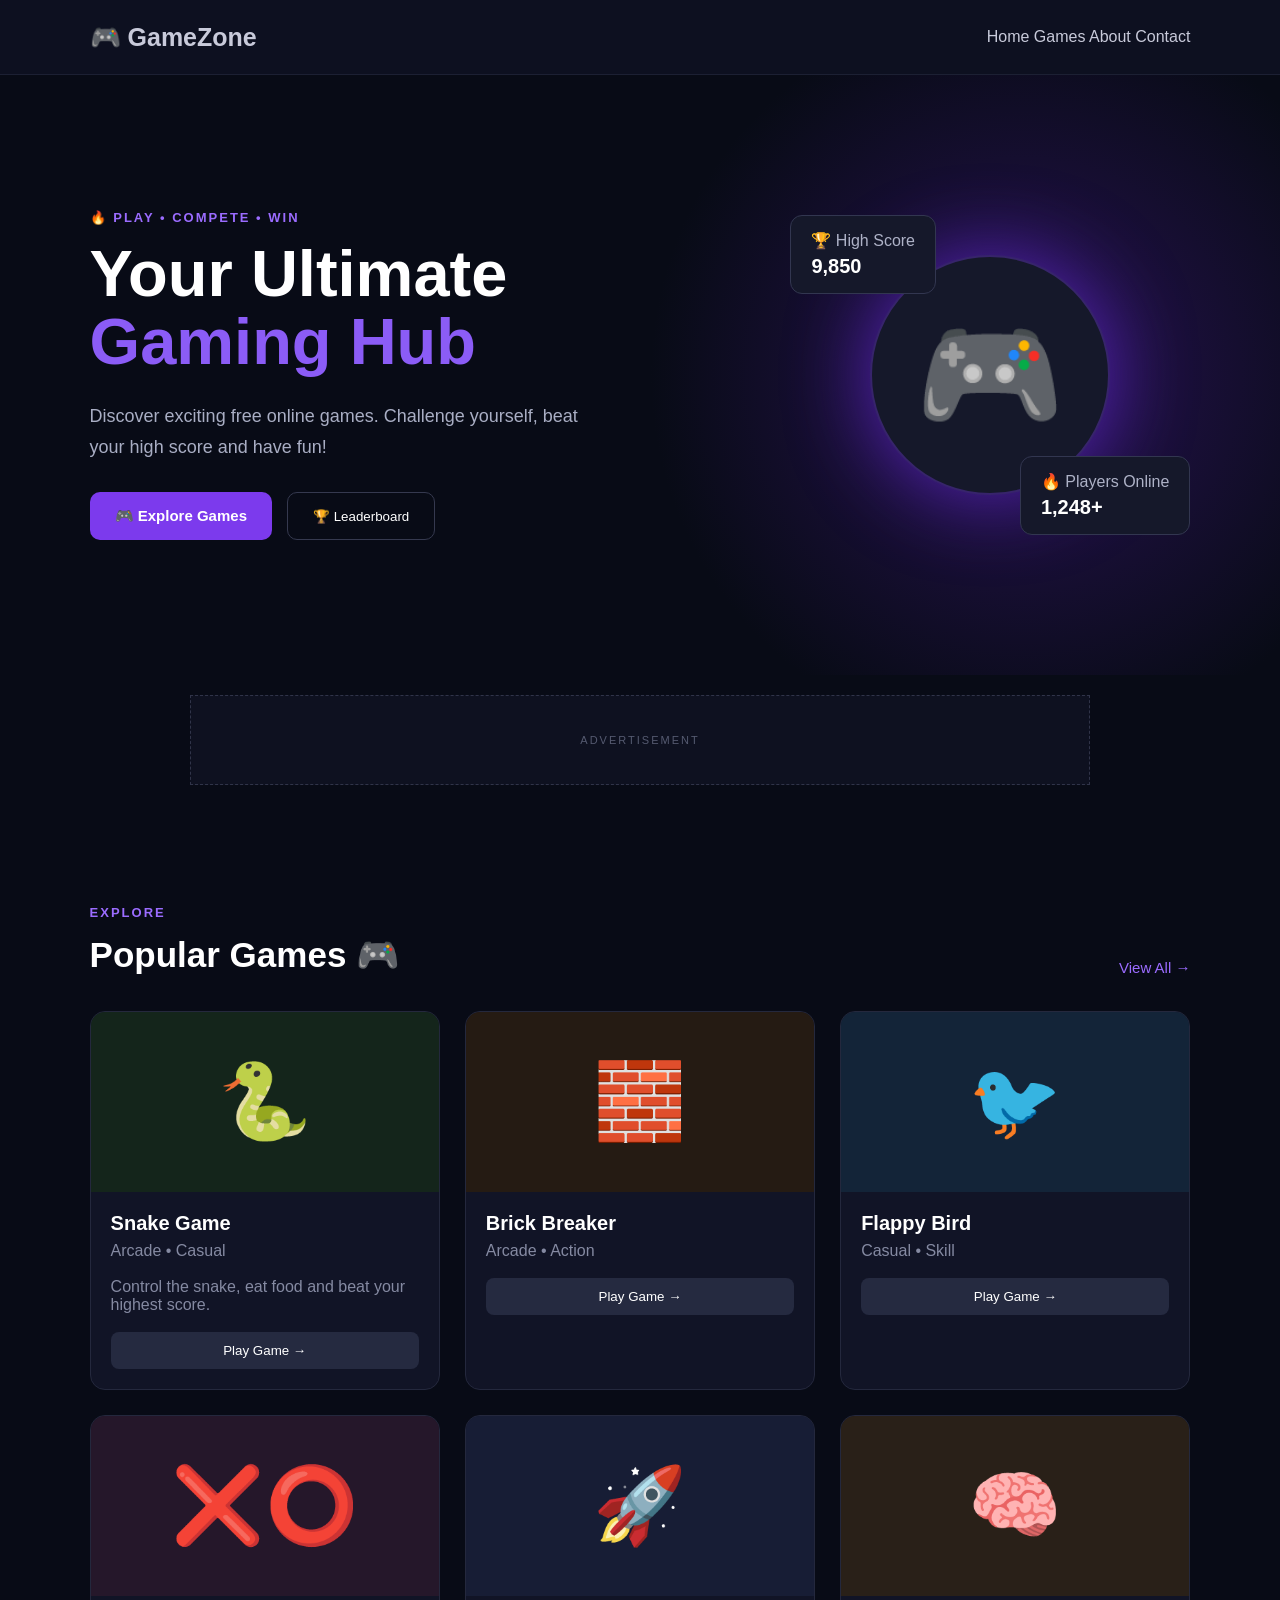
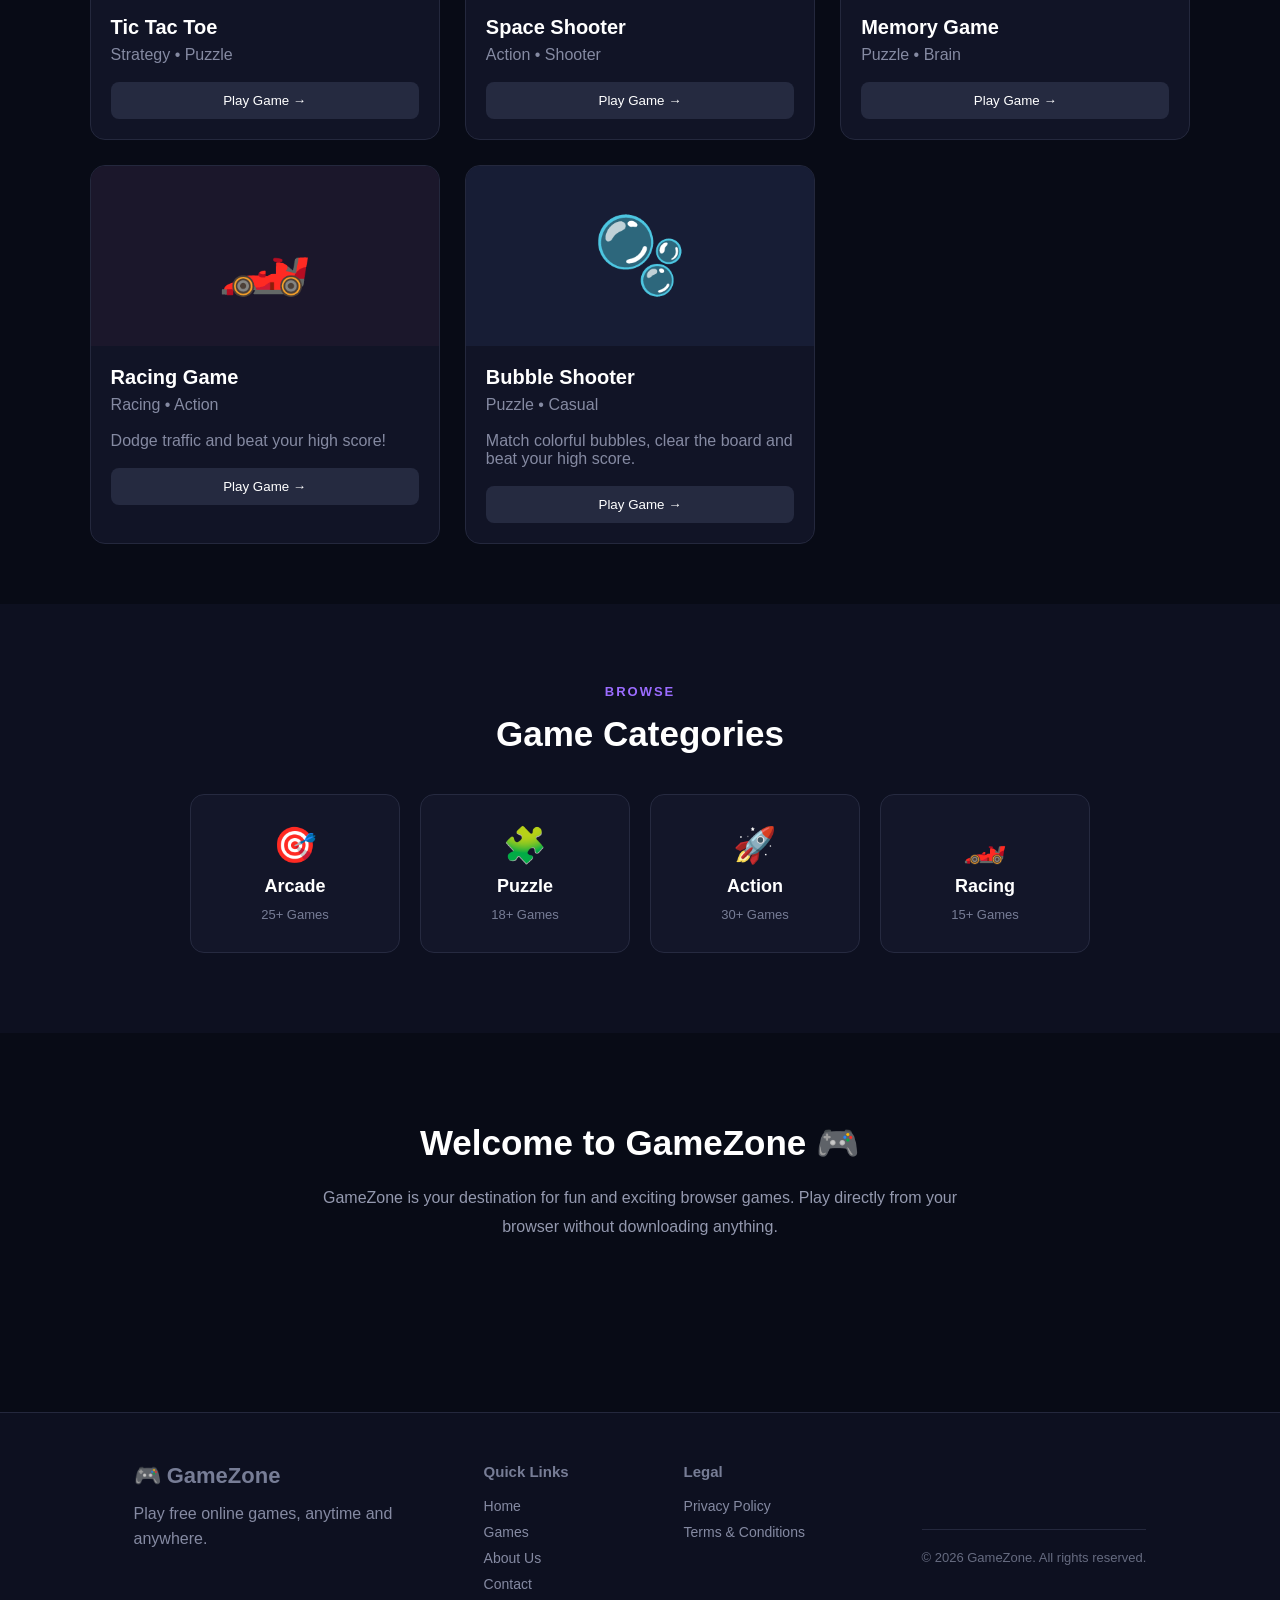
<file: index.html>
<!DOCTYPE html>
<html lang="en">

<head>

    <meta charset="UTF-8">

    <meta name="viewport" content="width=device-width, initial-scale=1.0">

    <!-- Primary SEO -->
    <title>GameZone - Free Online Games</title>

    <meta name="description"
        content="Play free online games on GameZone including Snake, Brick Breaker, Flappy Bird, Tic Tac Toe, Space Shooter and Memory Game. Enjoy fun browser games without downloading.">

    <meta name="keywords"
        content="free online games, browser games, snake game, brick breaker, flappy bird, tic tac toe, space shooter, memory game">

    <meta name="author" content="GameZone">

    <meta name="robots" content="index, follow">


    <!-- Canonical URL -->
    <link rel="canonical" href="https://game-zone-blond.vercel.app/">


    <!-- Open Graph -->
    <meta property="og:title" content="GameZone - Free Online Games">

    <meta property="og:description" content="Play fun and free browser games directly online on GameZone.">

    <meta property="og:type" content="website">

    <meta property="og:url" content="https://game-zone-blond.vercel.app/">

    <meta property="og:site_name" content="GameZone">


    <!-- Google Analytics -->

    <script async src="https://www.googletagmanager.com/gtag/js?id=G-ZQTNL81HJW">
    </script>

    <script>

        window.dataLayer = window.dataLayer || [];

        function gtag() {
            dataLayer.push(arguments);
        }

        gtag('js', new Date());

        gtag('config', 'G-ZQTNL81HJW');

    </script>

    <!-- End Google Analytics -->


    <!-- Google AdSense -->

    <script async src="https://pagead2.googlesyndication.com/pagead/js/adsbygoogle.js?client=ca-pub-5052530061389459"
        crossorigin="anonymous">
        </script>

    <!-- End Google AdSense -->


    <link rel="stylesheet" href="style.css">

</head>


<body>

    <!-- Navbar -->
    <nav class="navbar">

        <a href="index.html" class="logo">
            🎮 GameZone
        </a>

        <div class="nav-links">

            <a href="index.html">
                Home
            </a>

            <a href="#games">
                Games
            </a>

            <a href="pages/about.html">
                About
            </a>

            <a href="pages/contact.html">
                Contact
            </a>

        </div>

    </nav>

    <!-- Hero Section -->
    <section class="hero" id="home">

        <div class="hero-content">

            <p class="small-title">🔥 PLAY • COMPETE • WIN</p>

            <h1>
                Your Ultimate
                <span>Gaming Hub</span>
            </h1>

            <p class="hero-text">
                Discover exciting free online games.
                Challenge yourself, beat your high score
                and have fun!
            </p>

            <div class="hero-buttons">
                <button class="main-btn" onclick="scrollToGames()">
                    🎮 Explore Games
                </button>

                <button class="secondary-btn" onclick="showMessage()">
                    🏆 Leaderboard
                </button>
            </div>

        </div>

        <div class="hero-game">

            <div class="controller">
                🎮
            </div>

            <div class="floating-card card-one">
                🏆 High Score
                <strong>9,850</strong>
            </div>

            <div class="floating-card card-two">
                🔥 Players Online
                <strong>1,248+</strong>
            </div>

        </div>

    </section>


    <!-- Ad Placeholder -->
    <div class="ad-container">
        <span>ADVERTISEMENT</span>
    </div>


    <!-- Games Section -->

    <section class="games-section" id="games">

        <div class="section-heading">

            <div>
                <p class="small-title">EXPLORE</p>
                <h2>Popular Games 🎮</h2>
            </div>

            <button class="view-all" onclick="showMessage()">
                View All →
            </button>

        </div>


        <div class="game-grid">


            <!-- Game 1 -->

            <div class="game-card">

                <div class="game-image snake">
                    🐍
                </div>

                <div class="game-info">

                    <h3>Snake Game</h3>

                    <p>Arcade • Casual</p>

                    <p>
                        Control the snake, eat food and
                        beat your highest score.
                    </p>

                    <button onclick="window.location.href='games/snake.html'">
                        Play Game →
                    </button>

                </div>

            </div>


            <!-- Game 2 -->

            <div class="game-card">

                <div class="game-image breakout">
                    🧱
                </div>

                <div class="game-info">

                    <h3>Brick Breaker</h3>

                    <p>Arcade • Action</p>

                    <button onclick="window.location.href='games/brick.html'">
                        Play Game →
                    </button>

                </div>

            </div>


            <!-- Game 3 -->

            <div class="game-card">

                <div class="game-image flappy">
                    🐦
                </div>

                <div class="game-info">

                    <h3>Flappy Bird</h3>

                    <p>Casual • Skill</p>

                    <button onclick="window.location.href='games/flappy.html'">
                        Play Game →
                    </button>

                </div>

            </div>


            <!-- Game 4 -->

            <div class="game-card">

                <div class="game-image tictactoe">
                    ❌⭕
                </div>

                <div class="game-info">

                    <h3>Tic Tac Toe</h3>

                    <p>Strategy • Puzzle</p>

                    <button onclick="window.location.href='games/tictactoe.html'">
                        Play Game →
                    </button>

                </div>

            </div>


            <!-- Game 5 -->

            <div class="game-card">

                <div class="game-image shooter">
                    🚀
                </div>

                <div class="game-info">

                    <h3>Space Shooter</h3>

                    <p>Action • Shooter</p>

                    <button onclick="window.location.href='games/space.html'">
                        Play Game →
                    </button>

                </div>

            </div>


            <!-- Game 6 -->

            <div class="game-card">

                <div class="game-image memory">
                    🧠
                </div>

                <div class="game-info">

                    <h3>Memory Game</h3>

                    <p>Puzzle • Brain</p>

                    <button onclick="window.location.href='games/memory.html'">
                        Play Game →
                    </button>

                </div>

            </div>


            <!-- Game 7 : Racing Game -->

            <div class="game-card">

                <div class="game-image car">
                    🏎️
                </div>

                <div class="game-info">

                    <h3>Racing Game</h3>

                    <p>Racing • Action</p>

                    <p>
                        Dodge traffic and beat your high score!
                    </p>

                    <button onclick="window.location.href='games/racing.html'">
                        Play Game →
                    </button>

                </div>

            </div>

            <!-- Game 8 : Bubble Shooter -->

            <div class="game-card">

                <div class="game-image bubble">
                    🫧
                </div>

                <div class="game-info">

                    <h3>
                        Bubble Shooter
                    </h3>

                    <p>
                        Puzzle • Casual
                    </p>

                    <p>
                        Match colorful bubbles,
                        clear the board and beat
                        your high score.
                    </p>

                    <button onclick="window.location.href='games/bubble.html'">

                        Play Game →

                    </button>

                </div>

            </div>


        </div>

    </section>



    <!-- Categories -->
    <section class="categories" id="categories">

        <p class="small-title">BROWSE</p>

        <h2>Game Categories</h2>

        <div class="category-grid">

            <div class="category-card">
                🎯
                <h3>Arcade</h3>
                <p>25+ Games</p>
            </div>

            <div class="category-card">
                🧩
                <h3>Puzzle</h3>
                <p>18+ Games</p>
            </div>

            <div class="category-card">
                🚀
                <h3>Action</h3>
                <p>30+ Games</p>
            </div>

            <div class="category-card">
                🏎️
                <h3>Racing</h3>
                <p>15+ Games</p>
            </div>

        </div>

    </section>


    <!-- About -->
    <section class="about" id="about">

        <h2>Welcome to GameZone 🎮</h2>

        <p>
            GameZone is your destination for fun and exciting
            browser games. Play directly from your browser
            without downloading anything.
        </p>

    </section>


    <!-- Footer -->

    <footer class="footer">

        <div class="footer-content">

            <div class="footer-brand">

                <h2>🎮 GameZone</h2>

                <p>
                    Play free online games,
                    anytime and anywhere.
                </p>

            </div>


            <div class="footer-links">

                <h3>Quick Links</h3>

                <a href="index.html">
                    Home
                </a>

                <a href="#games">
                    Games
                </a>

                <a href="pages/about.html">
                    About Us
                </a>

                <a href="pages/contact.html">
                    Contact
                </a>

            </div>


            <div class="footer-links">

                <h3>Legal</h3>

                <a href="pages/privacy.html">
                    Privacy Policy
                </a>

                <a href="pages/terms.html">
                    Terms & Conditions
                </a>

            </div>

        </div>


        <div class="copyright">

            © 2026 GameZone.
            All rights reserved.

        </div>

    </footer>


    <script src="script.js"></script>

</body>

</html>
</file>
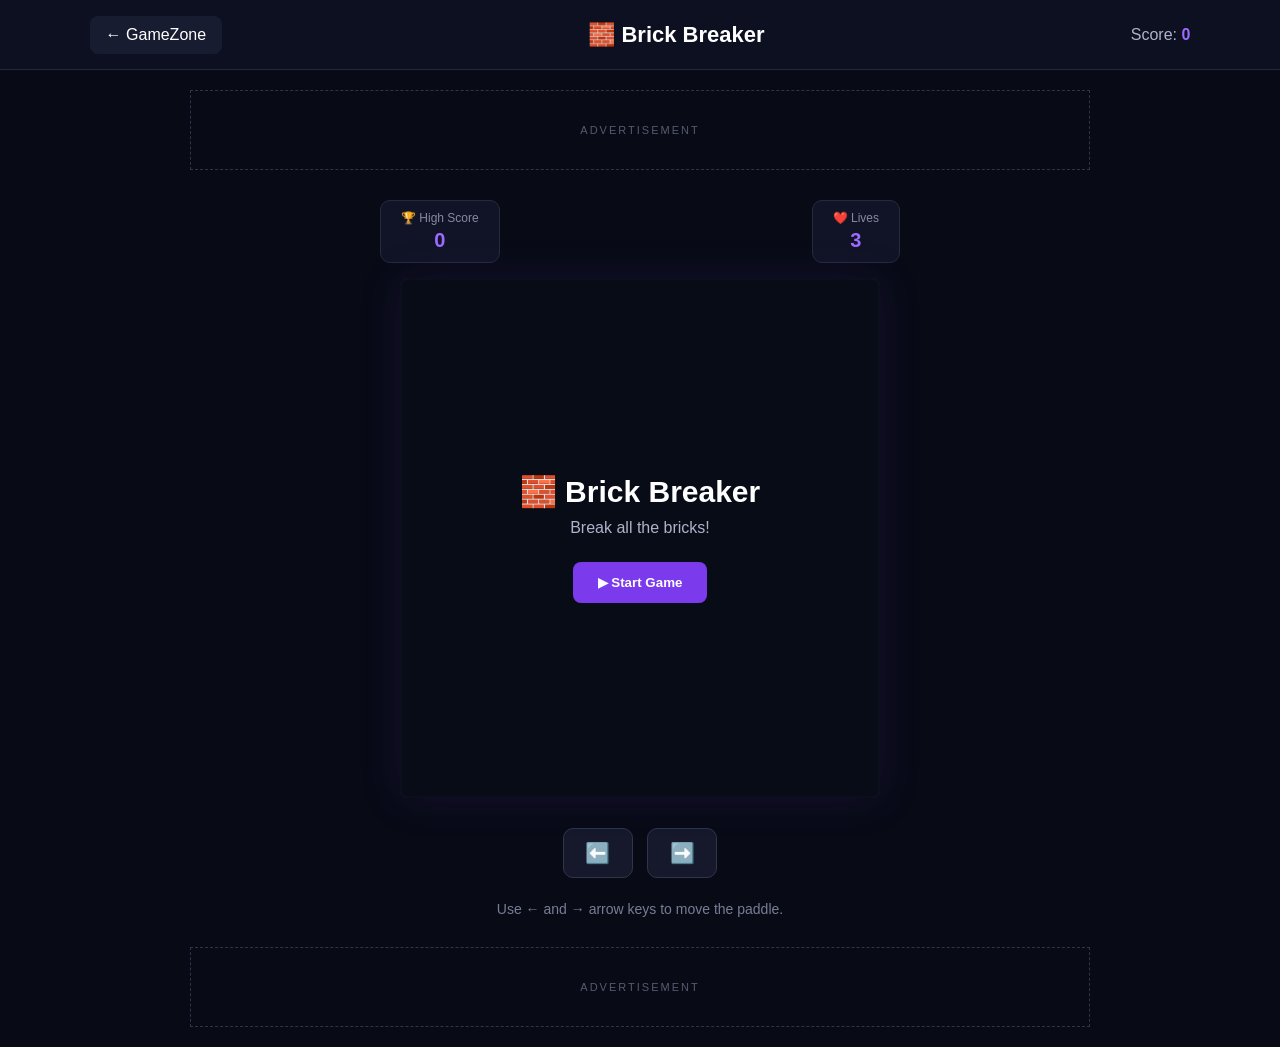
<file: games/brick.html>
<!DOCTYPE html>
<html lang="en">

<head>

    <meta charset="UTF-8">

    <meta name="viewport" content="width=device-width, initial-scale=1.0">


    <!-- SEO -->

    <title>Brick Breaker - Play Free Online | GameZone</title>

    <meta name="description"
        content="Play Brick Breaker online for free on GameZone. Break bricks, keep the ball alive, clear every level and beat your highest score. No download required.">

    <meta name="robots" content="index, follow">

    <meta name="author" content="GameZone">


    <!-- Canonical URL -->

    <link rel="canonical" href="https://game-zone-blond.vercel.app/games/brick.html">


    <!-- Open Graph -->

    <meta property="og:title" content="Brick Breaker - Play Free Online | GameZone">

    <meta property="og:description"
        content="Break bricks, keep the ball alive and achieve a high score in this free online Brick Breaker game.">

    <meta property="og:type" content="website">

    <meta property="og:url" content="https://game-zone-blond.vercel.app/games/brick.html">

    <meta property="og:site_name" content="GameZone">


    <!-- Stylesheet -->

    <link rel="stylesheet" href="brick.css">


    <!-- Google Analytics -->

    <script async src="https://www.googletagmanager.com/gtag/js?id=G-ZQTNL81HJW">
    </script>

    <script>

        window.dataLayer = window.dataLayer || [];

        function gtag() {
            dataLayer.push(arguments);
        }

        gtag('js', new Date());

        gtag('config', 'G-ZQTNL81HJW');

    </script>

    <!-- End Google Analytics -->

</head>


<body>

    <!-- Header -->

    <header class="game-header">

        <a href="../index.html" class="back-btn">
            ← GameZone
        </a>

        <h1>🧱 Brick Breaker</h1>

        <div class="score-box">
            Score: <span id="score">0</span>
        </div>

    </header>


    <!-- Advertisement -->

    <div class="ad-container">
        <span>ADVERTISEMENT</span>
    </div>


    <!-- Game -->

    <main class="game-container">

        <div class="game-info">

            <div>
                <span>🏆 High Score</span>
                <strong id="highScore">0</strong>
            </div>

            <div>
                <span>❤️ Lives</span>
                <strong id="lives">3</strong>
            </div>

        </div>


        <div class="canvas-wrapper">

            <canvas id="gameCanvas" width="480" height="520">
            </canvas>


            <!-- Start Screen -->

            <div id="startScreen" class="overlay">

                <h2>🧱 Brick Breaker</h2>

                <p>
                    Break all the bricks!
                </p>

                <button onclick="startGame()">
                    ▶ Start Game
                </button>

            </div>


            <!-- Game Over -->

            <div id="gameOver" class="overlay">

                <h2>Game Over 😢</h2>

                <p>
                    Score:
                    <strong id="finalScore">0</strong>
                </p>

                <button onclick="restartGame()">
                    🔄 Play Again
                </button>

            </div>


            <!-- Win -->

            <div id="winScreen" class="overlay">

                <h2>🎉 You Win!</h2>

                <p>
                    Amazing! All bricks destroyed.
                </p>

                <button onclick="restartGame()">
                    🔄 Play Again
                </button>

            </div>

        </div>


        <!-- Mobile Controls -->

        <div class="mobile-controls">

            <button onmousedown="startPaddleMove('LEFT')" onmouseup="stopPaddleMove()" onmouseleave="stopPaddleMove()"
                ontouchstart="startPaddleMove('LEFT')" ontouchend="stopPaddleMove()">
                ⬅️
            </button>

            <button onmousedown="startPaddleMove('RIGHT')" onmouseup="stopPaddleMove()" onmouseleave="stopPaddleMove()"
                ontouchstart="startPaddleMove('RIGHT')" ontouchend="stopPaddleMove()">
                ➡️
            </button>

        </div>


        <p class="instructions">
            Use <b>←</b> and <b>→</b> arrow keys to move the paddle.
        </p>

    </main>


    <!-- Advertisement -->

    <div class="ad-container bottom-ad">
        <span>ADVERTISEMENT</span>
    </div>


    <script src="brick.js"></script>

</body>

</html>
</file>
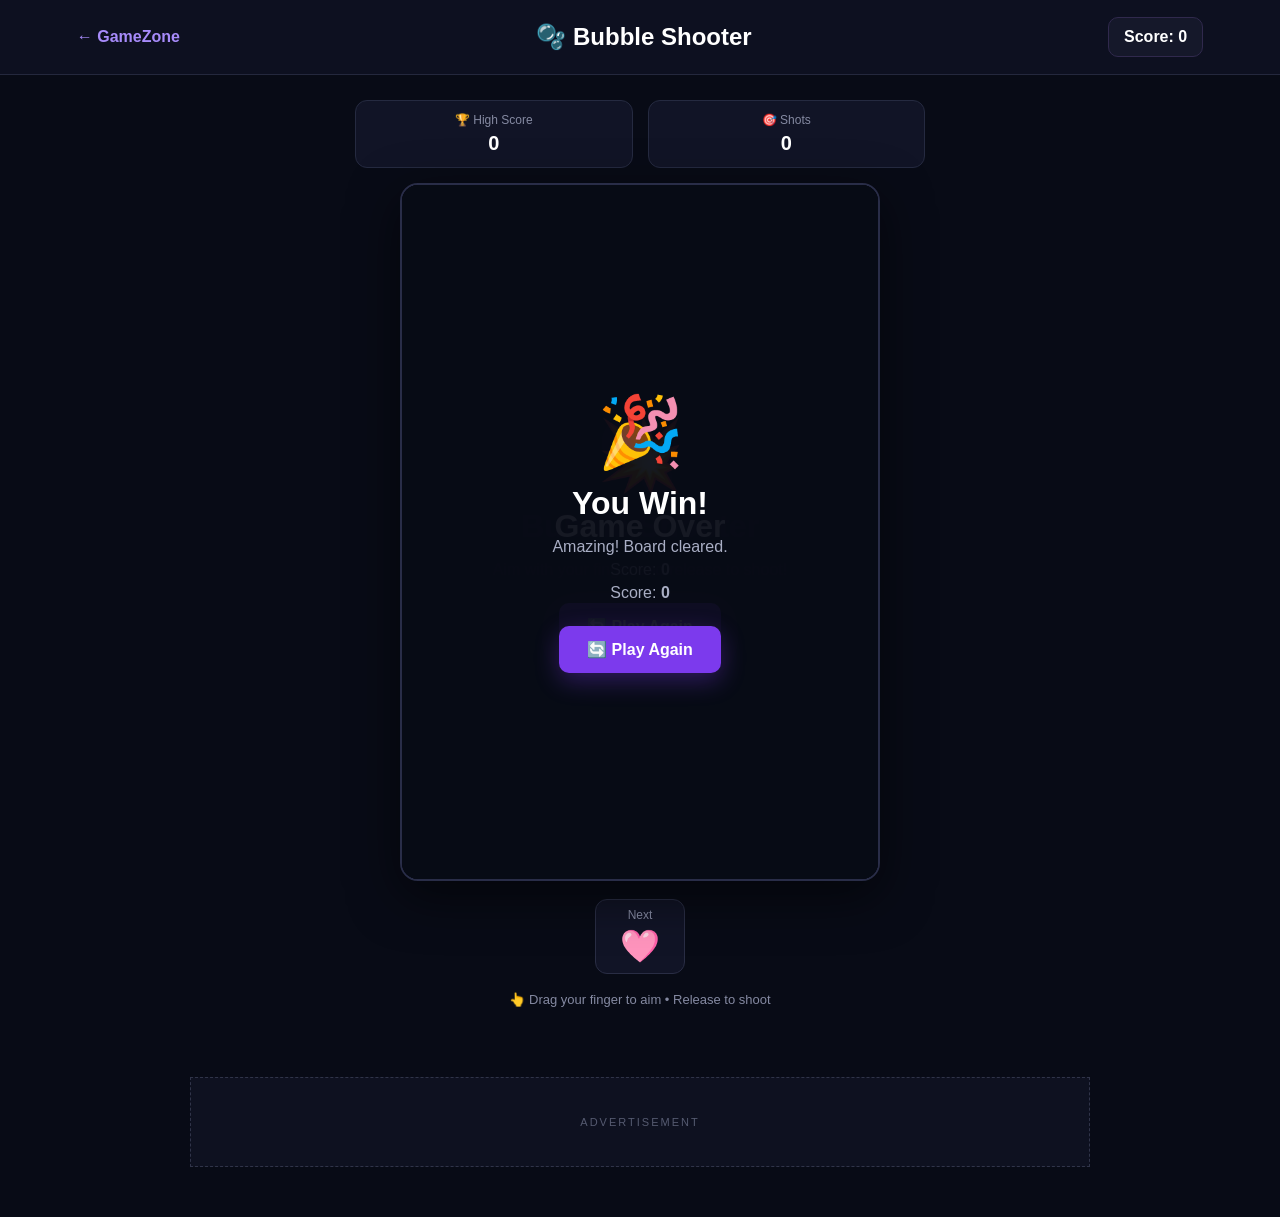
<file: games/bubble.html>
<!DOCTYPE html>
<html lang="en">

<head>
    <meta charset="UTF-8">
    <meta name="viewport"
        content="width=device-width, initial-scale=1.0, maximum-scale=1.0, user-scalable=no">

    <title>Bubble Shooter - Play Free Online | GameZone</title>

    <meta name="description"
        content="Play Bubble Shooter online for free on GameZone. Aim, shoot and match colorful bubbles to clear the board and beat your high score.">

    <meta name="robots" content="index, follow">
    <meta name="author" content="GameZone">

    <link rel="canonical"
        href="https://game-zone-blond.vercel.app/games/bubble.html">

    <meta property="og:title"
        content="Bubble Shooter - Play Free Online | GameZone">

    <meta property="og:description"
        content="Aim, shoot and match colorful bubbles in this fun free Bubble Shooter game.">

    <meta property="og:type" content="website">

    <meta property="og:url"
        content="https://game-zone-blond.vercel.app/games/bubble.html">

    <meta property="og:site_name" content="GameZone">

    <link rel="stylesheet" href="bubble.css">
</head>

<body>

    <header class="game-header">

        <a href="../index.html" class="back-btn">
            ← GameZone
        </a>

        <h1>🫧 Bubble Shooter</h1>

        <div class="score-box">
            Score: <span id="score">0</span>
        </div>

    </header>


    <main class="game-container">

        <div class="game-info">

            <div>
                <span>🏆 High Score</span>
                <strong id="highScore">0</strong>
            </div>

            <div>
                <span>🎯 Shots</span>
                <strong id="shots">0</strong>
            </div>

        </div>


        <div class="game-wrapper">

            <canvas id="gameCanvas"
                width="480"
                height="700">
            </canvas>


            <div id="startScreen" class="overlay">

                <div class="bubble-logo">
                    🫧
                </div>

                <h2>Bubble Shooter</h2>

                <p>
                    Aim with your finger and release to shoot!
                </p>

                <button onclick="startGame()">
                    ▶ Start Game
                </button>

            </div>


            <div id="gameOver" class="overlay">

                <div class="bubble-logo">
                    💥
                </div>

                <h2>Game Over</h2>

                <p>
                    Score:
                    <strong id="finalScore">0</strong>
                </p>

                <button onclick="restartGame()">
                    🔄 Play Again
                </button>

            </div>


            <div id="winScreen" class="overlay">

                <div class="bubble-logo">
                    🎉
                </div>

                <h2>You Win!</h2>

                <p>
                    Amazing! Board cleared.
                </p>

                <p>
                    Score:
                    <strong id="winScore">0</strong>
                </p>

                <button onclick="restartGame()">
                    🔄 Play Again
                </button>

            </div>

        </div>


        <div class="next-bubble">

            <span>Next</span>

            <div id="nextBubble">
                🟣
            </div>

        </div>


        <p class="instructions">
            👆 Drag your finger to aim • Release to shoot
        </p>

    </main>


    <div class="ad-container">
        <span>ADVERTISEMENT</span>
    </div>


    <script src="bubble.js"></script>

</body>

</html>
</file>
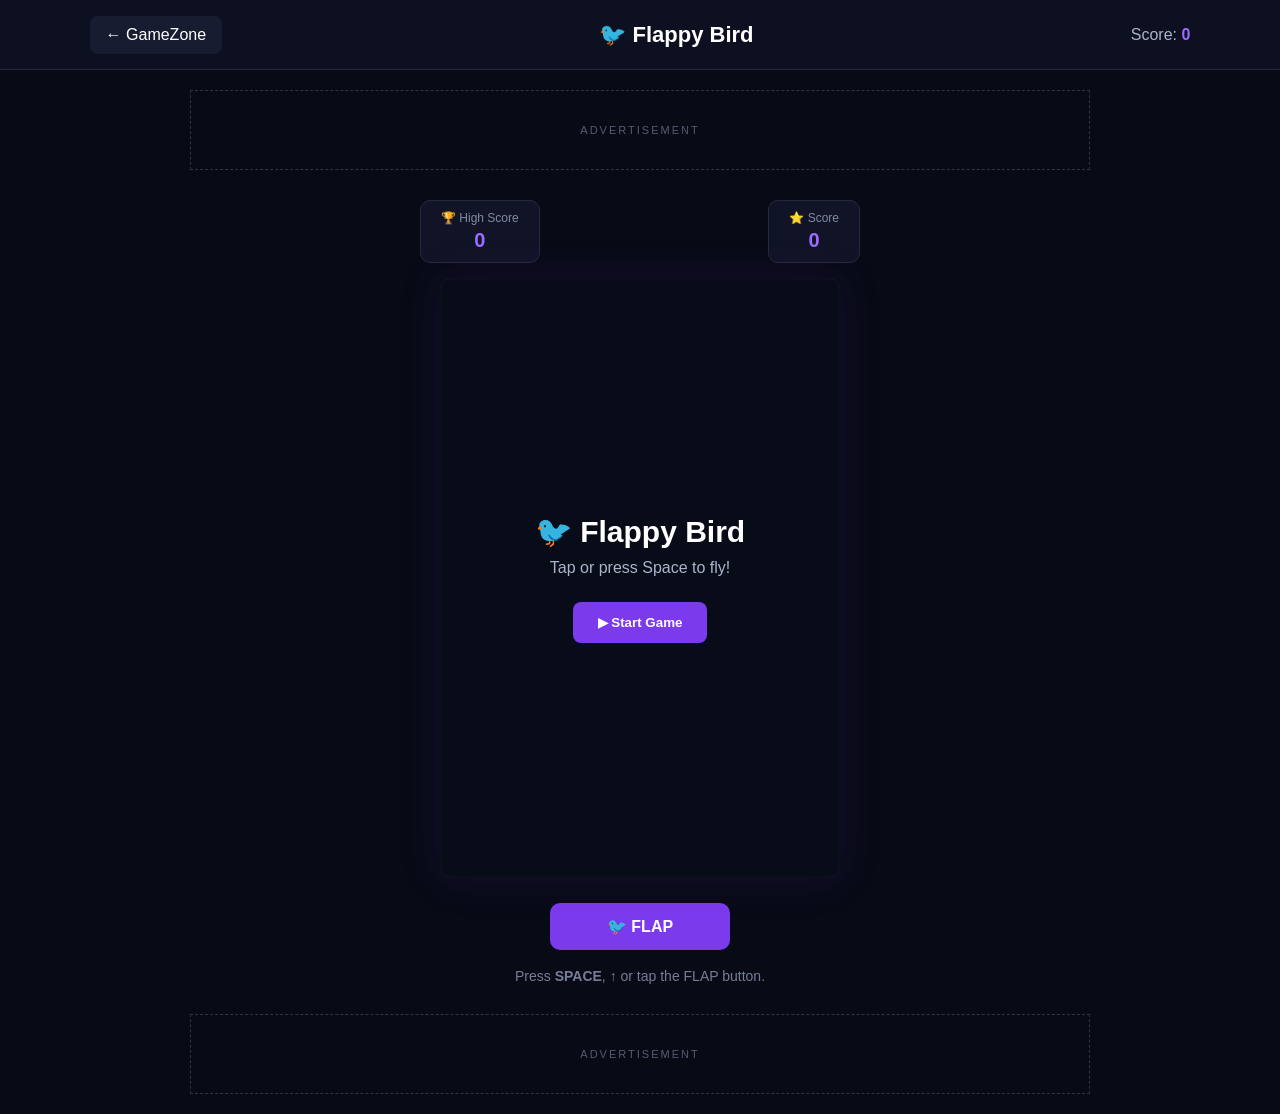
<file: games/flappy.html>
<!DOCTYPE html>
<html lang="en">

<head>

    <meta charset="UTF-8">

    <meta name="viewport" content="width=device-width, initial-scale=1.0">


    <!-- SEO -->

    <title>Flappy Bird Style Game - Play Free Online | GameZone</title>

    <meta name="description"
        content="Play a free Flappy Bird style game online on GameZone. Fly through the pipes, avoid obstacles and beat your highest score. No download required.">

    <meta name="robots" content="index, follow">

    <meta name="author" content="GameZone">


    <!-- Canonical URL -->

    <link rel="canonical"
        href="https://game-zone-blond.vercel.app/games/flappy.html">


    <!-- Open Graph -->

    <meta property="og:title"
        content="Flappy Bird Style Game - Play Free Online | GameZone">

    <meta property="og:description"
        content="Fly through the pipes, avoid obstacles and beat your high score in this free online Flappy Bird style game.">

    <meta property="og:type"
        content="website">

    <meta property="og:url"
        content="https://game-zone-blond.vercel.app/games/flappy.html">

    <meta property="og:site_name"
        content="GameZone">


    <!-- Stylesheet -->

    <link rel="stylesheet" href="flappy.css">


    <!-- Google Analytics -->

    <script async
        src="https://www.googletagmanager.com/gtag/js?id=G-ZQTNL81HJW">
    </script>

    <script>

        window.dataLayer = window.dataLayer || [];

        function gtag() {
            dataLayer.push(arguments);
        }

        gtag('js', new Date());

        gtag('config', 'G-ZQTNL81HJW');

    </script>

    <!-- End Google Analytics -->

</head>


<body>

    <!-- Header -->

    <header class="game-header">

        <a href="../index.html" class="back-btn">
            ← GameZone
        </a>

        <h1>🐦 Flappy Bird</h1>

        <div class="score-box">
            Score: <span id="score">0</span>
        </div>

    </header>


    <!-- Advertisement -->

    <div class="ad-container">
        <span>ADVERTISEMENT</span>
    </div>


    <!-- Game -->

    <main class="game-container">

        <div class="game-info">

            <div>
                <span>🏆 High Score</span>
                <strong id="highScore">0</strong>
            </div>

            <div>
                <span>⭐ Score</span>
                <strong id="currentScore">0</strong>
            </div>

        </div>


        <div class="canvas-wrapper">

            <canvas id="gameCanvas" width="400" height="600">
            </canvas>


            <!-- Start Screen -->

            <div id="startScreen" class="overlay">

                <h2>🐦 Flappy Bird</h2>

                <p>
                    Tap or press Space to fly!
                </p>

                <button onclick="startGame()">
                    ▶ Start Game
                </button>

            </div>


            <!-- Game Over -->

            <div id="gameOver" class="overlay">

                <h2>Game Over 😢</h2>

                <p>
                    Your Score:
                    <strong id="finalScore">0</strong>
                </p>

                <button onclick="restartGame()">
                    🔄 Play Again
                </button>

            </div>

        </div>


        <!-- Mobile Control -->

        <button class="fly-btn" onclick="flap()">
            🐦 FLAP
        </button>


        <p class="instructions">
            Press <b>SPACE</b>, <b>↑</b> or tap the FLAP button.
        </p>

    </main>


    <!-- Advertisement -->

    <div class="ad-container bottom-ad">
        <span>ADVERTISEMENT</span>
    </div>


    <script src="flappy.js"></script>

</body>

</html>
</file>
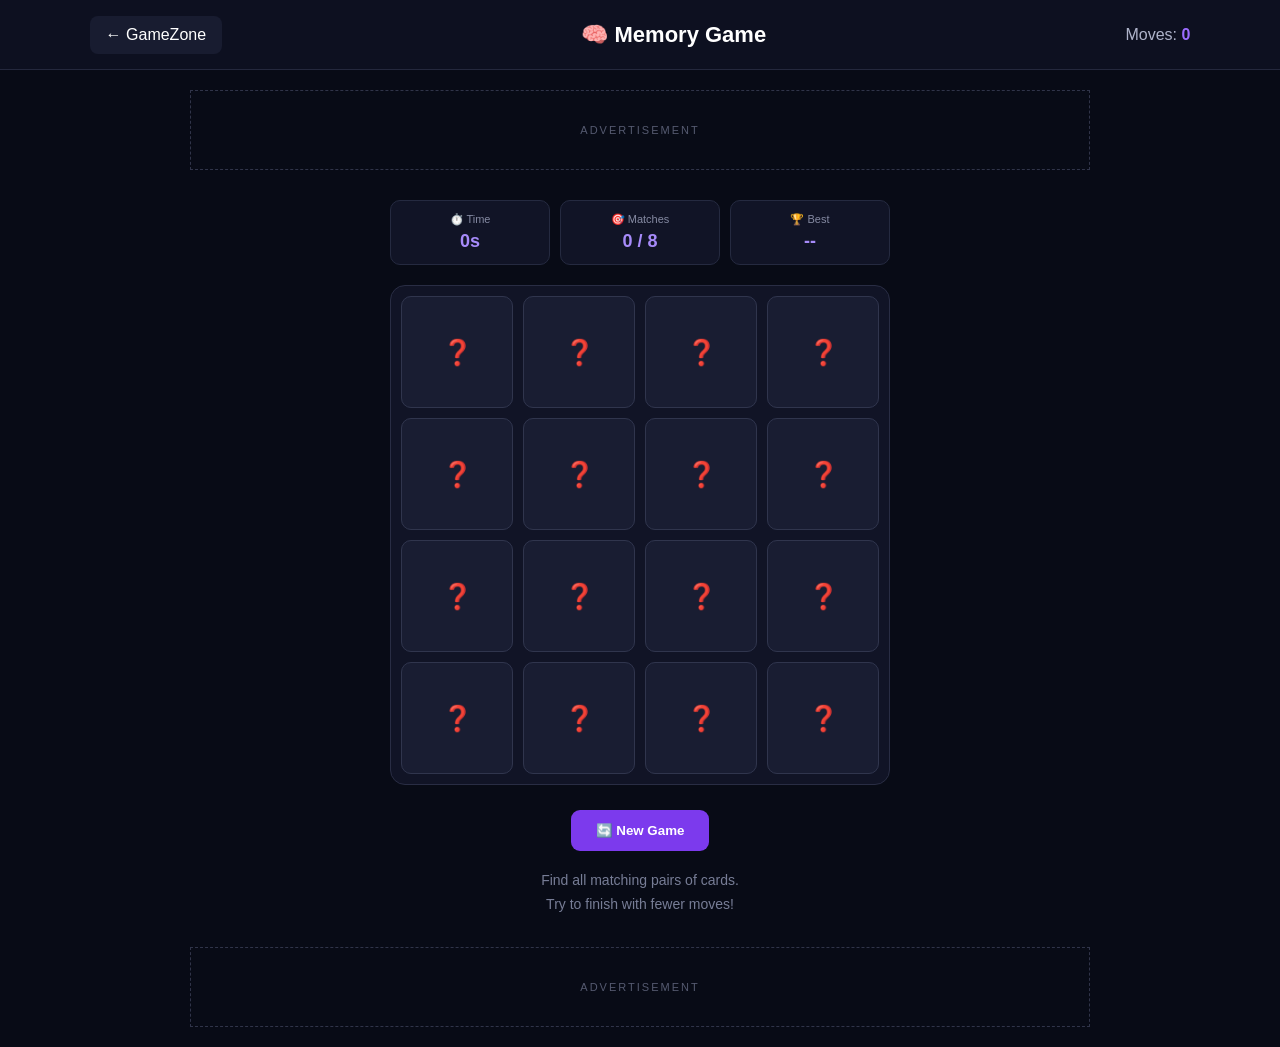
<file: games/memory.html>
<!DOCTYPE html>
<html lang="en">

<head>

    <meta charset="UTF-8">

    <meta name="viewport" content="width=device-width, initial-scale=1.0">


    <!-- SEO -->

    <title>Memory Card Game - Play Free Online | GameZone</title>

    <meta name="description"
        content="Play Memory Card Game online for free on GameZone. Match all the cards, improve your memory and complete the game in as few moves as possible. No download required.">

    <meta name="robots" content="index, follow">

    <meta name="author" content="GameZone">


    <!-- Canonical URL -->

    <link rel="canonical"
        href="https://game-zone-blond.vercel.app/games/memory.html">


    <!-- Open Graph -->

    <meta property="og:title"
        content="Memory Card Game - Play Free Online | GameZone">

    <meta property="og:description"
        content="Match all the cards and challenge your memory in this free online Memory Card Game.">

    <meta property="og:type"
        content="website">

    <meta property="og:url"
        content="https://game-zone-blond.vercel.app/games/memory.html">

    <meta property="og:site_name"
        content="GameZone">


    <!-- Stylesheet -->

    <link rel="stylesheet" href="memory.css">


    <!-- Google Analytics -->

    <script async
        src="https://www.googletagmanager.com/gtag/js?id=G-ZQTNL81HJW">
    </script>

    <script>

        window.dataLayer = window.dataLayer || [];

        function gtag() {
            dataLayer.push(arguments);
        }

        gtag('js', new Date());

        gtag('config', 'G-ZQTNL81HJW');

    </script>

    <!-- End Google Analytics -->

</head>


<body>

    <header class="game-header">

        <a href="../index.html" class="back-btn">
            ← GameZone
        </a>

        <h1>🧠 Memory Game</h1>

        <div class="score-box">
            Moves: <span id="moves">0</span>
        </div>

    </header>


    <div class="ad-container">
        <span>ADVERTISEMENT</span>
    </div>


    <main class="game-container">

        <div class="stats">

            <div>
                <span>⏱️ Time</span>
                <strong id="timer">0s</strong>
            </div>

            <div>
                <span>🎯 Matches</span>
                <strong id="matches">0 / 8</strong>
            </div>

            <div>
                <span>🏆 Best</span>
                <strong id="bestScore">--</strong>
            </div>

        </div>


        <div id="gameBoard" class="game-board"></div>


        <div id="result" class="result">

            <h2>🎉 You Won!</h2>

            <p>
                You completed the game in
                <strong id="finalMoves">0</strong>
                moves.
            </p>

            <p>
                Time:
                <strong id="finalTime">0s</strong>
            </p>

            <button onclick="startGame()">
                🔄 Play Again
            </button>

        </div>


        <button class="new-game-btn" onclick="startGame()">
            🔄 New Game
        </button>


        <p class="instructions">
            Find all matching pairs of cards.
            <br>
            Try to finish with fewer moves!
        </p>

    </main>


    <div class="ad-container bottom-ad">
        <span>ADVERTISEMENT</span>
    </div>


    <script src="memory.js"></script>

</body>

</html>
</file>
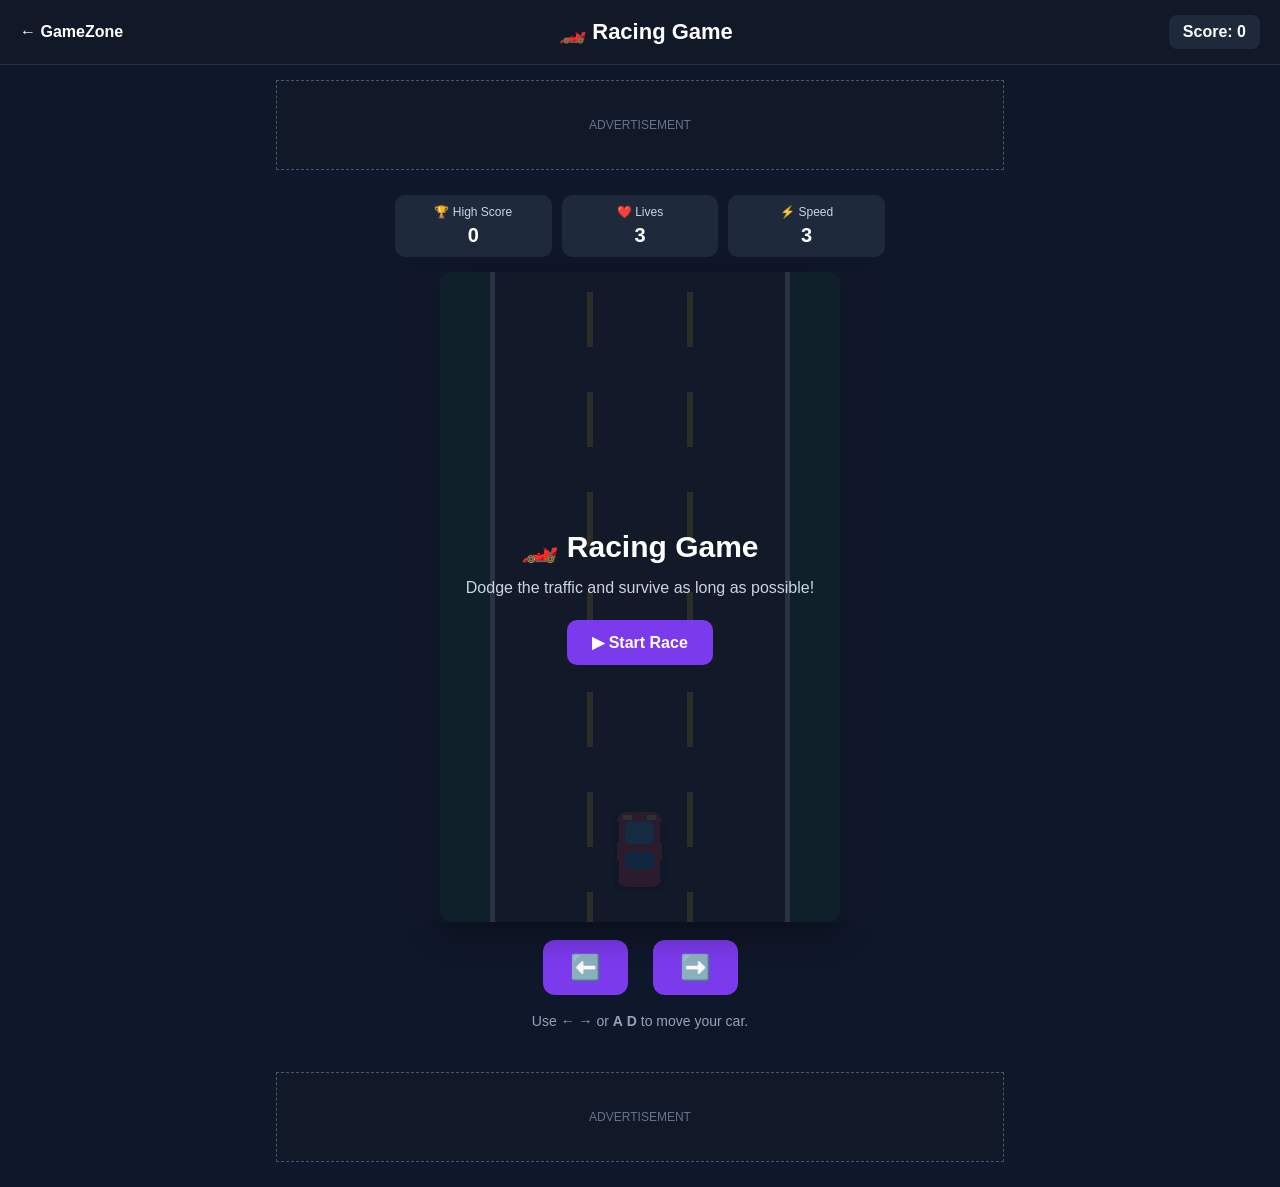
<file: games/racing.html>
<!DOCTYPE html>
<html lang="en">

<head>

    <meta charset="UTF-8">

    <meta name="viewport"
        content="width=device-width, initial-scale=1.0">

    <title>Racing Game - Play Free Online | GameZone</title>

    <meta name="description"
        content="Play Racing Game online for free on GameZone. Dodge traffic, survive the road and beat your highest score. No download required.">

    <meta name="robots"
        content="index, follow">

    <meta name="author"
        content="GameZone">

    <link rel="canonical"
        href="https://game-zone-blond.vercel.app/games/racing.html">


    <!-- Open Graph -->

    <meta property="og:title"
        content="Racing Game - Play Free Online | GameZone">

    <meta property="og:description"
        content="Dodge traffic and survive as long as possible in this free online racing game.">

    <meta property="og:type"
        content="website">

    <meta property="og:url"
        content="https://game-zone-blond.vercel.app/games/racing.html">

    <meta property="og:site_name"
        content="GameZone">


    <!-- Google Analytics -->

    <script async
        src="https://www.googletagmanager.com/gtag/js?id=G-ZQTNL81HJW">
    </script>

    <script>

        window.dataLayer =
            window.dataLayer || [];

        function gtag() {
            dataLayer.push(arguments);
        }

        gtag('js', new Date());

        gtag('config', 'G-ZQTNL81HJW');

    </script>

    <!-- End Google Analytics -->


    <link rel="stylesheet"
        href="racing.css">

</head>


<body>


    <!-- Header -->

    <header class="game-header">

        <a href="../index.html"
            class="back-btn">
            ← GameZone
        </a>

        <h1>🏎️ Racing Game</h1>

        <div class="score-box">

            Score:
            <span id="score">0</span>

        </div>

    </header>


    <!-- Advertisement -->

    <div class="ad-container">

        <span>
            ADVERTISEMENT
        </span>

    </div>


    <!-- Game -->

    <main class="game-container">


        <!-- Game Info -->

        <div class="game-info">

            <div>

                <span>
                    🏆 High Score
                </span>

                <strong id="highScore">
                    0
                </strong>

            </div>


            <div>

                <span>
                    ❤️ Lives
                </span>

                <strong id="lives">
                    3
                </strong>

            </div>


            <div>

                <span>
                    ⚡ Speed
                </span>

                <strong id="speed">
                    1
                </strong>

            </div>

        </div>


        <!-- Canvas -->

        <div class="canvas-wrapper">

            <canvas
                id="gameCanvas"
                width="400"
                height="650">
            </canvas>


            <!-- Start Screen -->

            <div id="startScreen"
                class="overlay">

                <h2>
                    🏎️ Racing Game
                </h2>

                <p>
                    Dodge the traffic and
                    survive as long as possible!
                </p>

                <button
                    onclick="startGame()">

                    ▶ Start Race

                </button>

            </div>


            <!-- Game Over -->

            <div id="gameOver"
                class="overlay">

                <h2>
                    💥 Game Over
                </h2>

                <p>

                    Your Score:
                    <strong id="finalScore">
                        0
                    </strong>

                </p>

                <button
                    onclick="restartGame()">

                    🔄 Race Again

                </button>

            </div>


            <!-- Win -->

            <div id="winScreen"
                class="overlay">

                <h2>
                    🏆 Amazing!
                </h2>

                <p>
                    You survived the road!
                </p>

                <button
                    onclick="restartGame()">

                    🔄 Race Again

                </button>

            </div>

        </div>


        <!-- Mobile Controls -->

        <div class="mobile-controls">

            <button
                onclick="moveCar('LEFT')">

                ⬅️

            </button>


            <button
                onclick="moveCar('RIGHT')">

                ➡️

            </button>

        </div>


        <p class="instructions">

            Use
            <b>←</b>
            <b>→</b>
            or
            <b>A</b>
            <b>D</b>
            to move your car.

        </p>

    </main>


    <!-- Advertisement -->

    <div class="ad-container bottom-ad">

        <span>
            ADVERTISEMENT
        </span>

    </div>


    <script src="racing.js"></script>

</body>

</html>
</file>
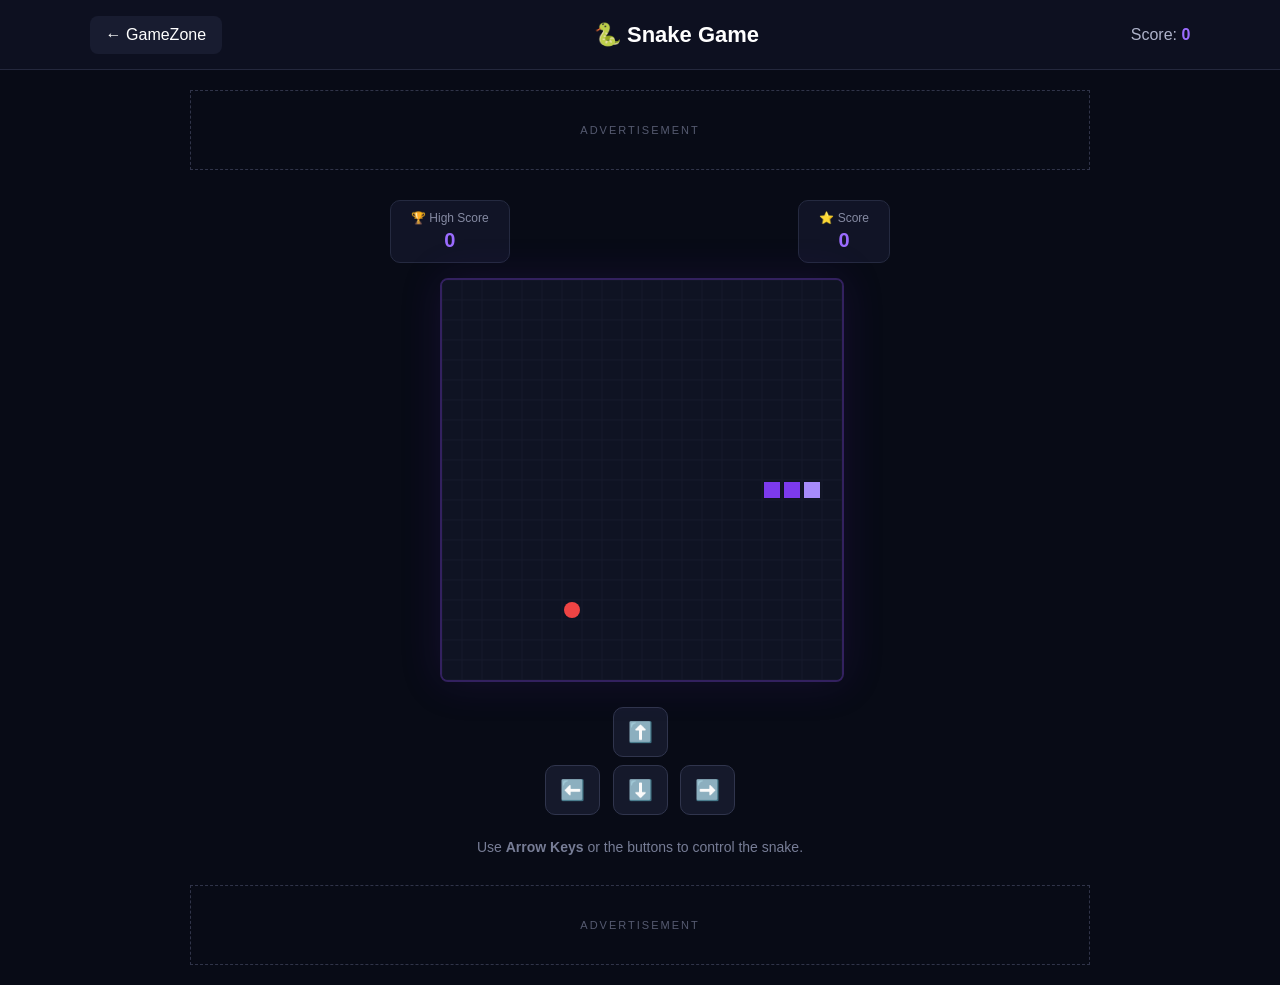
<file: games/snake.html>
<!DOCTYPE html>
<html lang="en">

<head>

    <meta charset="UTF-8">

    <meta name="viewport" content="width=device-width, initial-scale=1.0">


    <!-- SEO -->

    <title>Snake Game - Play Free Online | GameZone</title>

    <meta name="description"
        content="Play Snake Game online for free on GameZone. Control the snake, eat food, grow longer and beat your highest score. No download required.">

    <meta name="robots" content="index, follow">

    <meta name="author" content="GameZone">


    <!-- Canonical URL -->

    <link rel="canonical"
        href="https://game-zone-blond.vercel.app/games/snake.html">


    <!-- Open Graph -->

    <meta property="og:title"
        content="Snake Game - Play Free Online | GameZone">

    <meta property="og:description"
        content="Play the classic Snake Game online for free. Eat food, grow your snake and beat your high score.">

    <meta property="og:type"
        content="website">

    <meta property="og:url"
        content="https://game-zone-blond.vercel.app/games/snake.html">

    <meta property="og:site_name"
        content="GameZone">


    <!-- Stylesheet -->

    <link rel="stylesheet" href="snake.css">


    <!-- Google Analytics -->

    <script async
        src="https://www.googletagmanager.com/gtag/js?id=G-ZQTNL81HJW">
    </script>

    <script>

        window.dataLayer = window.dataLayer || [];

        function gtag() {
            dataLayer.push(arguments);
        }

        gtag('js', new Date());

        gtag('config', 'G-ZQTNL81HJW');

    </script>

    <!-- End Google Analytics -->

</head>


<body>

    <!-- Header -->

    <header class="game-header">

        <a href="../index.html" class="back-btn">
            ← GameZone
        </a>

        <h1>🐍 Snake Game</h1>

        <div class="score-box">
            Score: <span id="score">0</span>
        </div>

    </header>


    <!-- Ad Space -->

    <div class="ad-container">
        <span>ADVERTISEMENT</span>
    </div>


    <!-- Game Area -->

    <main class="game-container">

        <div class="game-info">

            <div>
                <span>🏆 High Score</span>
                <strong id="highScore">0</strong>
            </div>

            <div>
                <span>⭐ Score</span>
                <strong id="mobileScore">0</strong>
            </div>

        </div>


        <div class="canvas-wrapper">

            <canvas id="gameCanvas" width="400" height="400"></canvas>

            <div id="gameOver" class="game-over">

                <h2>Game Over 😢</h2>

                <p>
                    Your Score:
                    <strong id="finalScore">0</strong>
                </p>

                <button onclick="restartGame()">
                    🔄 Play Again
                </button>

            </div>

        </div>


        <!-- Controls -->

        <div class="controls">

            <button onclick="changeDirection('UP')">
                ⬆️
            </button>

            <div>

                <button onclick="changeDirection('LEFT')">
                    ⬅️
                </button>

                <button onclick="changeDirection('DOWN')">
                    ⬇️
                </button>

                <button onclick="changeDirection('RIGHT')">
                    ➡️
                </button>

            </div>

        </div>


        <p class="instructions">
            Use <b>Arrow Keys</b> or the buttons to control the snake.
        </p>

    </main>


    <!-- Bottom Ad -->

    <div class="ad-container bottom-ad">
        <span>ADVERTISEMENT</span>
    </div>


    <script src="snake.js"></script>

</body>

</html>
</file>
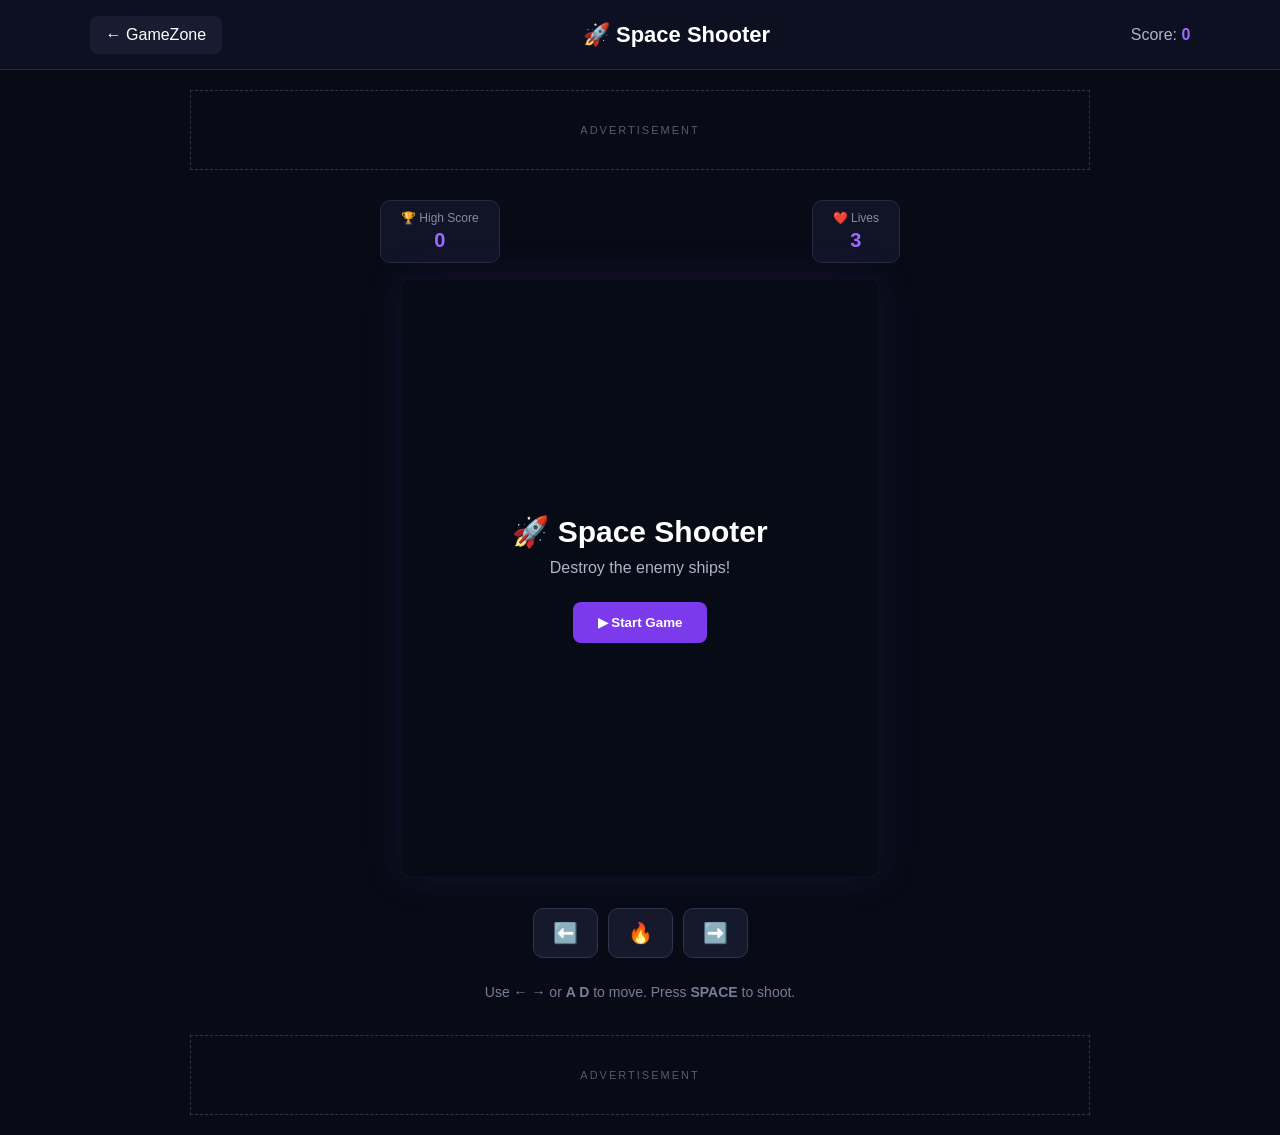
<file: games/space.html>
<!DOCTYPE html>
<html lang="en">

<head>

    <meta charset="UTF-8">

    <meta name="viewport" content="width=device-width, initial-scale=1.0">


    <!-- SEO -->

    <title>Space Shooter Game - Play Free Online | GameZone</title>

    <meta name="description"
        content="Play Space Shooter online for free on GameZone. Destroy enemy ships, survive waves, shoot enemies and beat your highest score. No download required.">

    <meta name="robots" content="index, follow">

    <meta name="author" content="GameZone">


    <!-- Canonical URL -->

    <link rel="canonical"
        href="https://game-zone-blond.vercel.app/games/space.html">


    <!-- Open Graph -->

    <meta property="og:title"
        content="Space Shooter Game - Play Free Online | GameZone">

    <meta property="og:description"
        content="Destroy enemy ships, survive waves and beat your high score in this free online Space Shooter game.">

    <meta property="og:type"
        content="website">

    <meta property="og:url"
        content="https://game-zone-blond.vercel.app/games/space.html">

    <meta property="og:site_name"
        content="GameZone">


    <!-- Stylesheet -->

    <link rel="stylesheet" href="space.css">


    <!-- Google Analytics -->

    <script async
        src="https://www.googletagmanager.com/gtag/js?id=G-ZQTNL81HJW">
    </script>

    <script>

        window.dataLayer = window.dataLayer || [];

        function gtag() {
            dataLayer.push(arguments);
        }

        gtag('js', new Date());

        gtag('config', 'G-ZQTNL81HJW');

    </script>

    <!-- End Google Analytics -->

</head>


<body>

    <header class="game-header">

        <a href="../index.html" class="back-btn">
            ← GameZone
        </a>

        <h1>🚀 Space Shooter</h1>

        <div class="score-box">
            Score: <span id="score">0</span>
        </div>

    </header>


    <div class="ad-container">
        <span>ADVERTISEMENT</span>
    </div>


    <main class="game-container">

        <div class="game-info">

            <div>
                <span>🏆 High Score</span>
                <strong id="highScore">0</strong>
            </div>

            <div>
                <span>❤️ Lives</span>
                <strong id="lives">3</strong>
            </div>

        </div>


        <div class="canvas-wrapper">

            <canvas id="gameCanvas" width="480" height="600">
            </canvas>


            <div id="startScreen" class="overlay">

                <h2>🚀 Space Shooter</h2>

                <p>
                    Destroy the enemy ships!
                </p>

                <button onclick="startGame()">
                    ▶ Start Game
                </button>

            </div>


            <div id="gameOver" class="overlay">

                <h2>Game Over 💥</h2>

                <p>
                    Your Score:
                    <strong id="finalScore">0</strong>
                </p>

                <button onclick="restartGame()">
                    🔄 Play Again
                </button>

            </div>

        </div>


        <div class="mobile-controls">

            <button onclick="movePlayer('LEFT')">
                ⬅️
            </button>

            <button onclick="shoot()">
                🔥
            </button>

            <button onclick="movePlayer('RIGHT')">
                ➡️
            </button>

        </div>


        <p class="instructions">
            Use <b>← →</b> or <b>A D</b> to move.
            Press <b>SPACE</b> to shoot.
        </p>

    </main>


    <div class="ad-container bottom-ad">
        <span>ADVERTISEMENT</span>
    </div>


    <script src="space.js"></script>

</body>

</html>
</file>
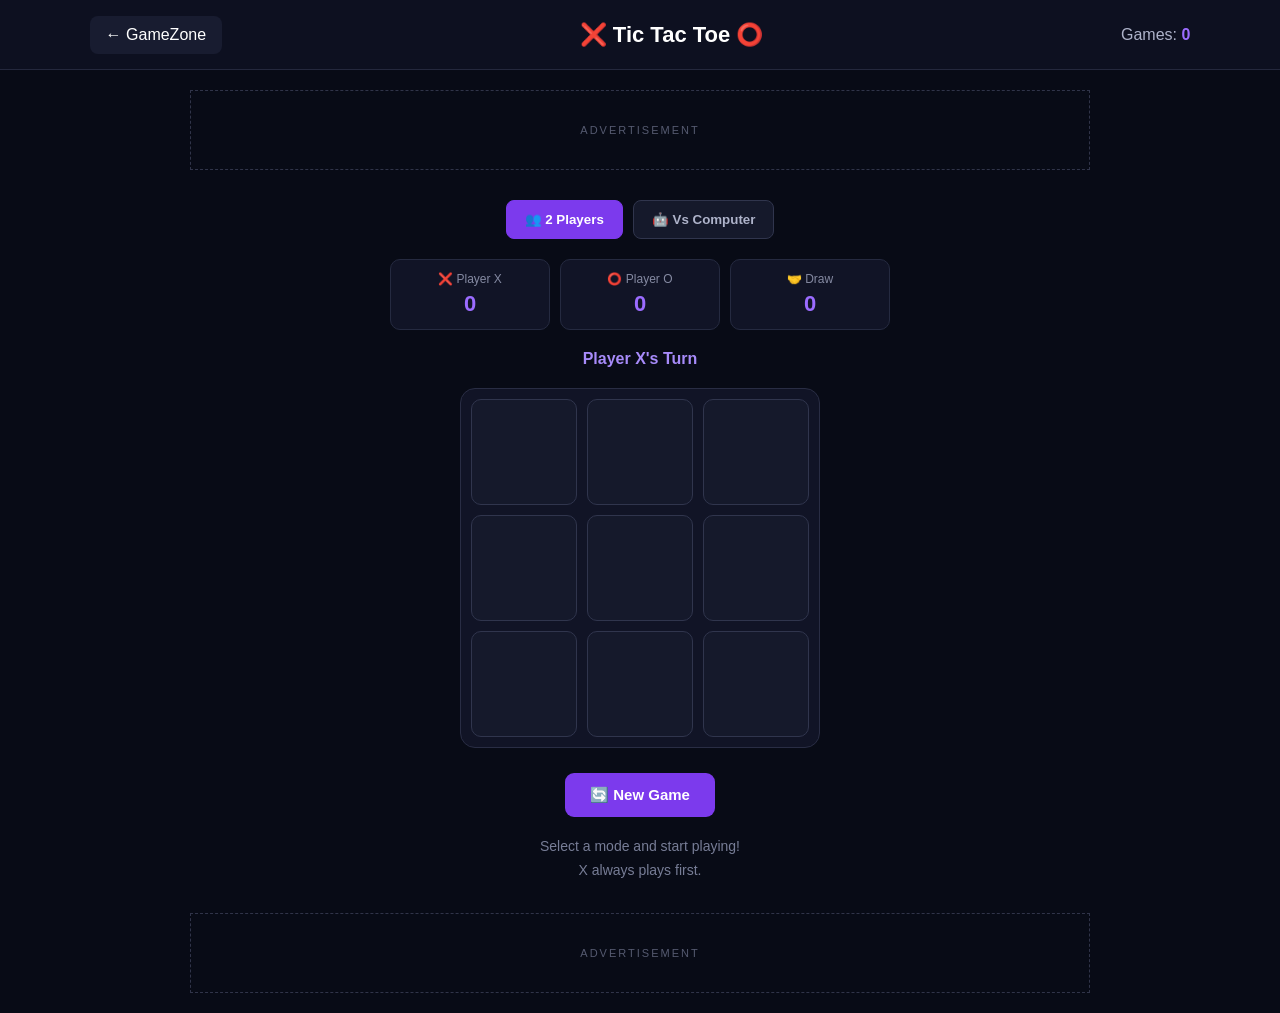
<file: games/tictactoe.html>
<!DOCTYPE html>
<html lang="en">

<head>

    <meta charset="UTF-8">

    <meta name="viewport" content="width=device-width, initial-scale=1.0">


    <!-- SEO -->

    <title>Tic Tac Toe Game - Play Free Online | GameZone</title>

    <meta name="description"
        content="Play Tic Tac Toe online for free on GameZone. Challenge a friend in 2-player mode or play against the computer. No download required.">

    <meta name="robots" content="index, follow">

    <meta name="author" content="GameZone">


    <!-- Canonical URL -->

    <link rel="canonical"
        href="https://game-zone-blond.vercel.app/games/tictactoe.html">


    <!-- Open Graph -->

    <meta property="og:title"
        content="Tic Tac Toe Game - Play Free Online | GameZone">

    <meta property="og:description"
        content="Play Tic Tac Toe online for free. Challenge a friend or play against the computer in this classic strategy game.">

    <meta property="og:type"
        content="website">

    <meta property="og:url"
        content="https://game-zone-blond.vercel.app/games/tictactoe.html">

    <meta property="og:site_name"
        content="GameZone">


    <!-- Stylesheet -->

    <link rel="stylesheet" href="tictactoe.css">


    <!-- Google Analytics -->

    <script async
        src="https://www.googletagmanager.com/gtag/js?id=G-ZQTNL81HJW">
    </script>

    <script>

        window.dataLayer = window.dataLayer || [];

        function gtag() {
            dataLayer.push(arguments);
        }

        gtag('js', new Date());

        gtag('config', 'G-ZQTNL81HJW');

    </script>

    <!-- End Google Analytics -->

</head>


<body>

    <!-- Header -->

    <header class="game-header">

        <a href="../index.html" class="back-btn">
            ← GameZone
        </a>

        <h1>❌ Tic Tac Toe ⭕</h1>

        <div class="score-box">
            Games: <span id="gamesPlayed">0</span>
        </div>

    </header>


    <!-- Advertisement -->

    <div class="ad-container">

        <span>ADVERTISEMENT</span>

    </div>


    <!-- Main -->

    <main class="game-container">


        <!-- Mode Selection -->

        <div class="mode-selection">

            <button id="twoPlayerBtn"
                class="mode-btn active"
                onclick="setMode('twoPlayer')">

                👥 2 Players

            </button>


            <button id="computerBtn"
                class="mode-btn"
                onclick="setMode('computer')">

                🤖 Vs Computer

            </button>

        </div>


        <!-- Score -->

        <div class="score-board">

            <div class="player-score">

                <span>❌ Player X</span>

                <strong id="xScore">
                    0
                </strong>

            </div>


            <div class="player-score">

                <span>⭕ Player O</span>

                <strong id="oScore">
                    0
                </strong>

            </div>


            <div class="player-score">

                <span>🤝 Draw</span>

                <strong id="drawScore">
                    0
                </strong>

            </div>

        </div>


        <!-- Turn -->

        <div class="turn">

            <span id="turnText">
                Player X's Turn
            </span>

        </div>


        <!-- Board -->

        <div class="board" id="board">

            <button class="cell" data-index="0"></button>
            <button class="cell" data-index="1"></button>
            <button class="cell" data-index="2"></button>

            <button class="cell" data-index="3"></button>
            <button class="cell" data-index="4"></button>
            <button class="cell" data-index="5"></button>

            <button class="cell" data-index="6"></button>
            <button class="cell" data-index="7"></button>
            <button class="cell" data-index="8"></button>

        </div>


        <!-- Result -->

        <div id="result" class="result">

            <h2 id="resultTitle">
                Player X Wins! 🎉
            </h2>

            <button onclick="newGame()">
                🔄 New Game
            </button>

        </div>


        <!-- New Game -->

        <button class="new-game-btn" onclick="newGame()">

            🔄 New Game

        </button>


        <p class="instructions">

            Select a mode and start playing!

            <br>

            X always plays first.

        </p>

    </main>


    <!-- Advertisement -->

    <div class="ad-container bottom-ad">

        <span>ADVERTISEMENT</span>

    </div>


    <script src="tictactoe.js"></script>

</body>

</html>
</file>
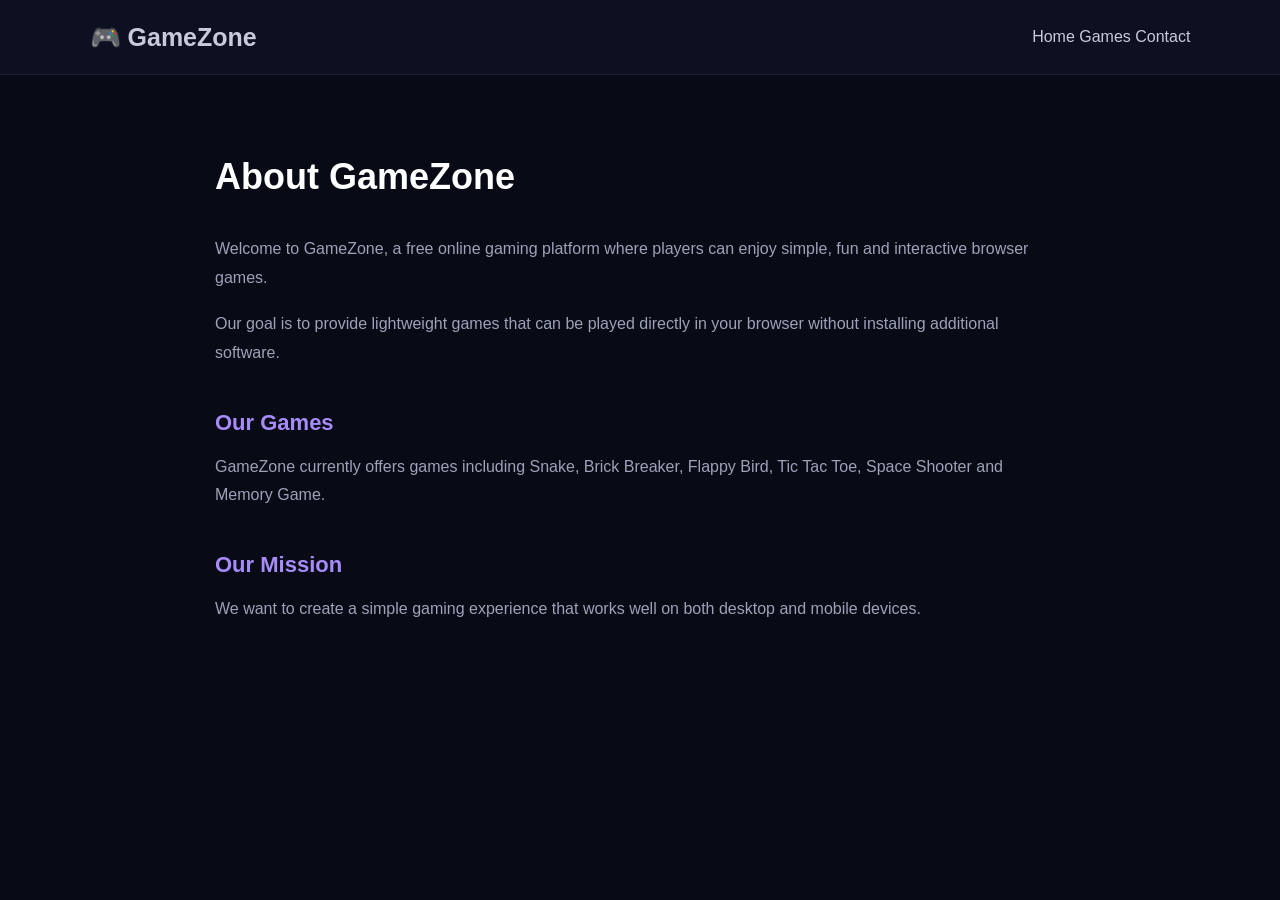
<file: pages/about.html>
<!DOCTYPE html>
<html lang="en">

<head>

    <meta charset="UTF-8">

    <meta name="viewport" content="width=device-width, initial-scale=1.0">


    <!-- SEO -->

    <title>About GameZone - Free Online Gaming Platform</title>

    <meta name="description"
        content="Learn about GameZone, a free online gaming platform offering fun and lightweight browser games including Snake, Brick Breaker, Flappy Bird, Tic Tac Toe, Space Shooter and Memory Game.">

    <meta name="robots" content="index, follow">

    <meta name="author" content="GameZone">


    <!-- Canonical URL -->

    <link rel="canonical"
        href="https://game-zone-blond.vercel.app/pages/about.html">


    <!-- Open Graph -->

    <meta property="og:title"
        content="About GameZone - Free Online Gaming Platform">

    <meta property="og:description"
        content="Learn more about GameZone and our collection of free browser games that can be played directly online.">

    <meta property="og:type"
        content="website">

    <meta property="og:url"
        content="https://game-zone-blond.vercel.app/pages/about.html">

    <meta property="og:site_name"
        content="GameZone">


    <!-- Stylesheet -->

    <link rel="stylesheet" href="../style.css">


    <!-- Google Analytics -->

    <script async
        src="https://www.googletagmanager.com/gtag/js?id=G-ZQTNL81HJW">
    </script>

    <script>

        window.dataLayer = window.dataLayer || [];

        function gtag() {
            dataLayer.push(arguments);
        }

        gtag('js', new Date());

        gtag('config', 'G-ZQTNL81HJW');

    </script>

    <!-- End Google Analytics -->

</head>


<body>

    <nav class="navbar">

        <a href="../index.html" class="logo">
            🎮 GameZone
        </a>

        <div class="nav-links">

            <a href="../index.html">
                Home
            </a>

            <a href="../index.html#games">
                Games
            </a>

            <a href="contact.html">
                Contact
            </a>

        </div>

    </nav>


    <main class="page-container">

        <h1>About GameZone</h1>

        <p>
            Welcome to GameZone, a free online gaming
            platform where players can enjoy simple,
            fun and interactive browser games.
        </p>

        <p>
            Our goal is to provide lightweight games
            that can be played directly in your browser
            without installing additional software.
        </p>

        <h2>Our Games</h2>

        <p>
            GameZone currently offers games including
            Snake, Brick Breaker, Flappy Bird,
            Tic Tac Toe, Space Shooter and Memory Game.
        </p>

        <h2>Our Mission</h2>

        <p>
            We want to create a simple gaming experience
            that works well on both desktop and mobile
            devices.
        </p>

    </main>

</body>

</html>
</file>
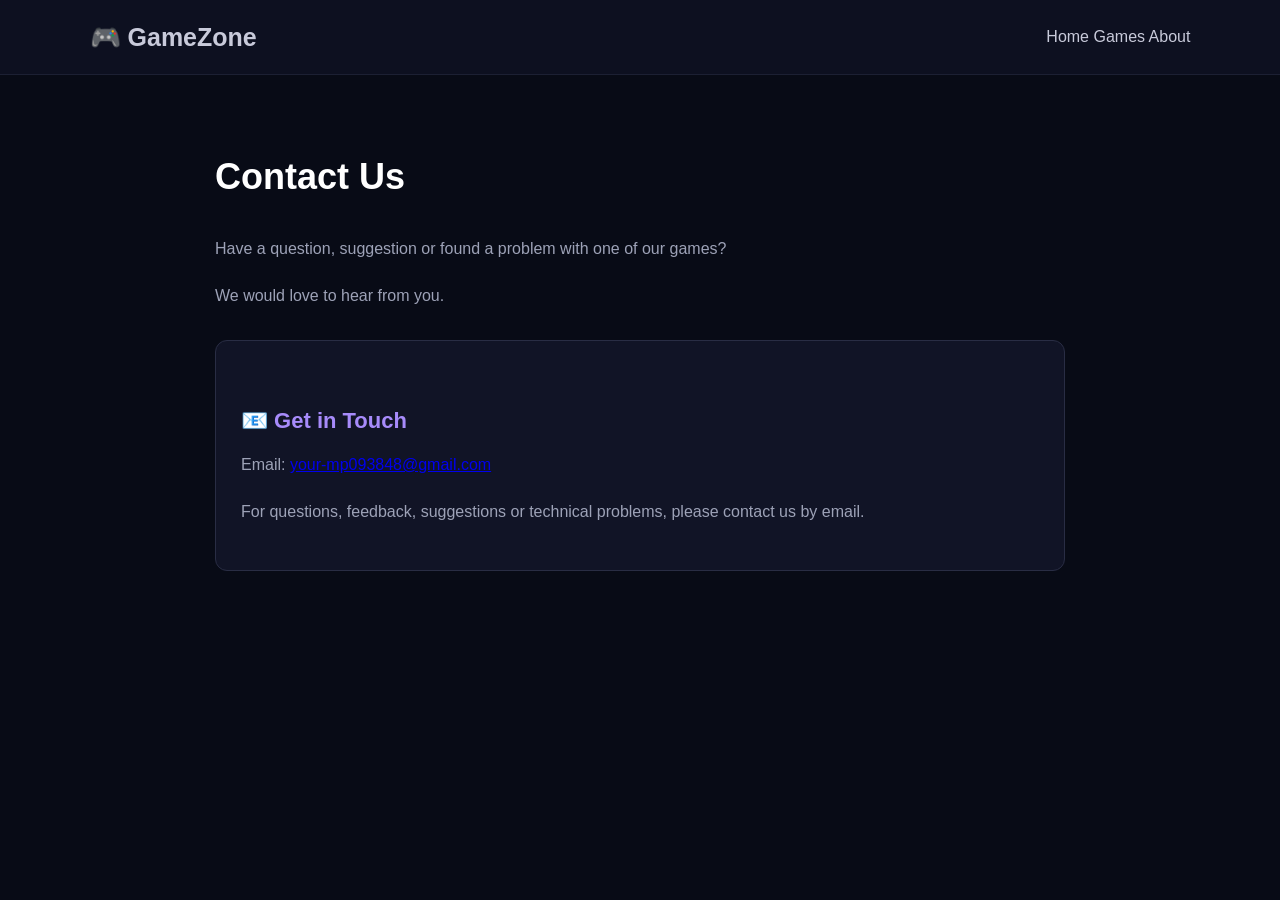
<file: pages/contact.html>
<!DOCTYPE html>
<html lang="en">

<head>

    <meta charset="UTF-8">

    <meta name="viewport" content="width=device-width, initial-scale=1.0">


    <!-- SEO -->

    <title>Contact GameZone - Get in Touch</title>

    <meta name="description"
        content="Contact GameZone for questions, suggestions, feedback or problems related to our free online games.">

    <meta name="robots" content="index, follow">

    <meta name="author" content="GameZone">


    <!-- Canonical URL -->

    <link rel="canonical"
        href="https://game-zone-blond.vercel.app/pages/contact.html">


    <!-- Open Graph -->

    <meta property="og:title"
        content="Contact GameZone - Get in Touch">

    <meta property="og:description"
        content="Have a question, suggestion or problem with a GameZone game? Get in touch with us.">

    <meta property="og:type"
        content="website">

    <meta property="og:url"
        content="https://game-zone-blond.vercel.app/pages/contact.html">

    <meta property="og:site_name"
        content="GameZone">


    <!-- Stylesheet -->

    <link rel="stylesheet" href="../style.css">


    <!-- Google Analytics -->

    <script async
        src="https://www.googletagmanager.com/gtag/js?id=G-ZQTNL81HJW">
    </script>

    <script>

        window.dataLayer = window.dataLayer || [];

        function gtag() {
            dataLayer.push(arguments);
        }

        gtag('js', new Date());

        gtag('config', 'G-ZQTNL81HJW');

    </script>

    <!-- End Google Analytics -->

</head>


<body>

    <nav class="navbar">

        <a href="../index.html" class="logo">
            🎮 GameZone
        </a>

        <div class="nav-links">

            <a href="../index.html">
                Home
            </a>

            <a href="../index.html#games">
                Games
            </a>

            <a href="about.html">
                About
            </a>

        </div>

    </nav>


    <main class="page-container">

        <h1>Contact Us</h1>

        <p>
            Have a question, suggestion or found a problem
            with one of our games?
        </p>

        <p>
            We would love to hear from you.
        </p>


        <div class="contact-box">

            <h2>📧 Get in Touch</h2>

            <p>
                Email:
                <a href="mailto:your-email@example.com">
                    your-mp093848@gmail.com
                </a>
            </p>

            <p>
                For questions, feedback, suggestions or
                technical problems, please contact us by email.
            </p>

        </div>

    </main>

</body>

</html>
</file>
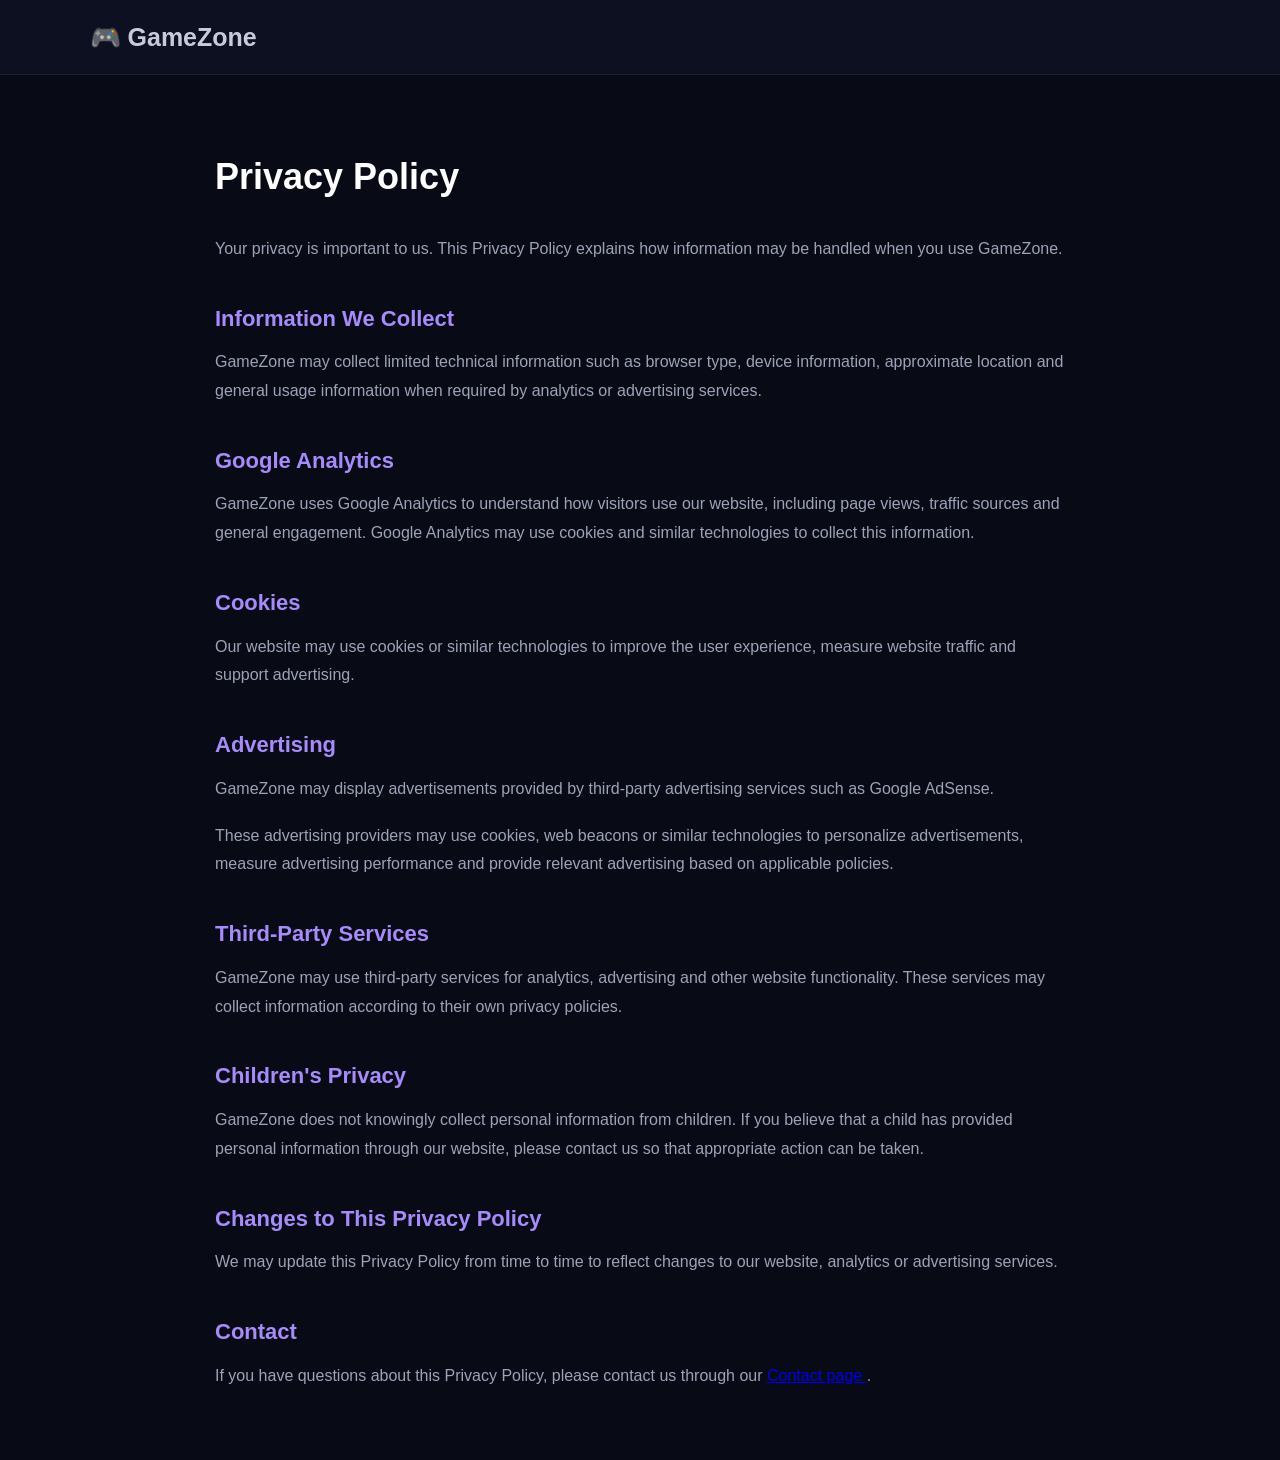
<file: pages/privacy.html>
<!DOCTYPE html>
<html lang="en">

<head>

    <meta charset="UTF-8">

    <meta name="viewport" content="width=device-width, initial-scale=1.0">


    <!-- SEO -->

    <title>Privacy Policy - GameZone</title>

    <meta name="description"
        content="Read the GameZone Privacy Policy to understand how we handle analytics, cookies, advertising and information when you use our free online gaming website.">

    <meta name="robots" content="index, follow">

    <meta name="author" content="GameZone">


    <!-- Canonical URL -->

    <link rel="canonical"
        href="https://game-zone-blond.vercel.app/pages/privacy.html">


    <!-- Open Graph -->

    <meta property="og:title"
        content="Privacy Policy - GameZone">

    <meta property="og:description"
        content="Learn how GameZone handles cookies, analytics, advertising and information collected when you use our website.">

    <meta property="og:type"
        content="website">

    <meta property="og:url"
        content="https://game-zone-blond.vercel.app/pages/privacy.html">

    <meta property="og:site_name"
        content="GameZone">


    <!-- Stylesheet -->

    <link rel="stylesheet" href="../style.css">


    <!-- Google Analytics -->

    <script async
        src="https://www.googletagmanager.com/gtag/js?id=G-ZQTNL81HJW">
    </script>

    <script>

        window.dataLayer = window.dataLayer || [];

        function gtag() {
            dataLayer.push(arguments);
        }

        gtag('js', new Date());

        gtag('config', 'G-ZQTNL81HJW');

    </script>

    <!-- End Google Analytics -->

</head>


<body>

    <nav class="navbar">

        <a href="../index.html" class="logo">
            🎮 GameZone
        </a>

    </nav>


    <main class="page-container">

        <h1>Privacy Policy</h1>

        <p>
            Your privacy is important to us.
            This Privacy Policy explains how information
            may be handled when you use GameZone.
        </p>


        <h2>Information We Collect</h2>

        <p>
            GameZone may collect limited technical
            information such as browser type, device
            information, approximate location and general
            usage information when required by analytics
            or advertising services.
        </p>


        <h2>Google Analytics</h2>

        <p>
            GameZone uses Google Analytics to understand
            how visitors use our website, including page
            views, traffic sources and general engagement.
            Google Analytics may use cookies and similar
            technologies to collect this information.
        </p>


        <h2>Cookies</h2>

        <p>
            Our website may use cookies or similar
            technologies to improve the user experience,
            measure website traffic and support advertising.
        </p>


        <h2>Advertising</h2>

        <p>
            GameZone may display advertisements provided
            by third-party advertising services such as
            Google AdSense.
        </p>

        <p>
            These advertising providers may use cookies,
            web beacons or similar technologies to
            personalize advertisements, measure
            advertising performance and provide relevant
            advertising based on applicable policies.
        </p>


        <h2>Third-Party Services</h2>

        <p>
            GameZone may use third-party services for
            analytics, advertising and other website
            functionality. These services may collect
            information according to their own privacy
            policies.
        </p>


        <h2>Children's Privacy</h2>

        <p>
            GameZone does not knowingly collect personal
            information from children. If you believe that
            a child has provided personal information
            through our website, please contact us so
            that appropriate action can be taken.
        </p>


        <h2>Changes to This Privacy Policy</h2>

        <p>
            We may update this Privacy Policy from time
            to time to reflect changes to our website,
            analytics or advertising services.
        </p>


        <h2>Contact</h2>

        <p>
            If you have questions about this Privacy
            Policy, please contact us through our
            <a href="contact.html">
                Contact page
            </a>.
        </p>

    </main>

</body>

</html>
</file>
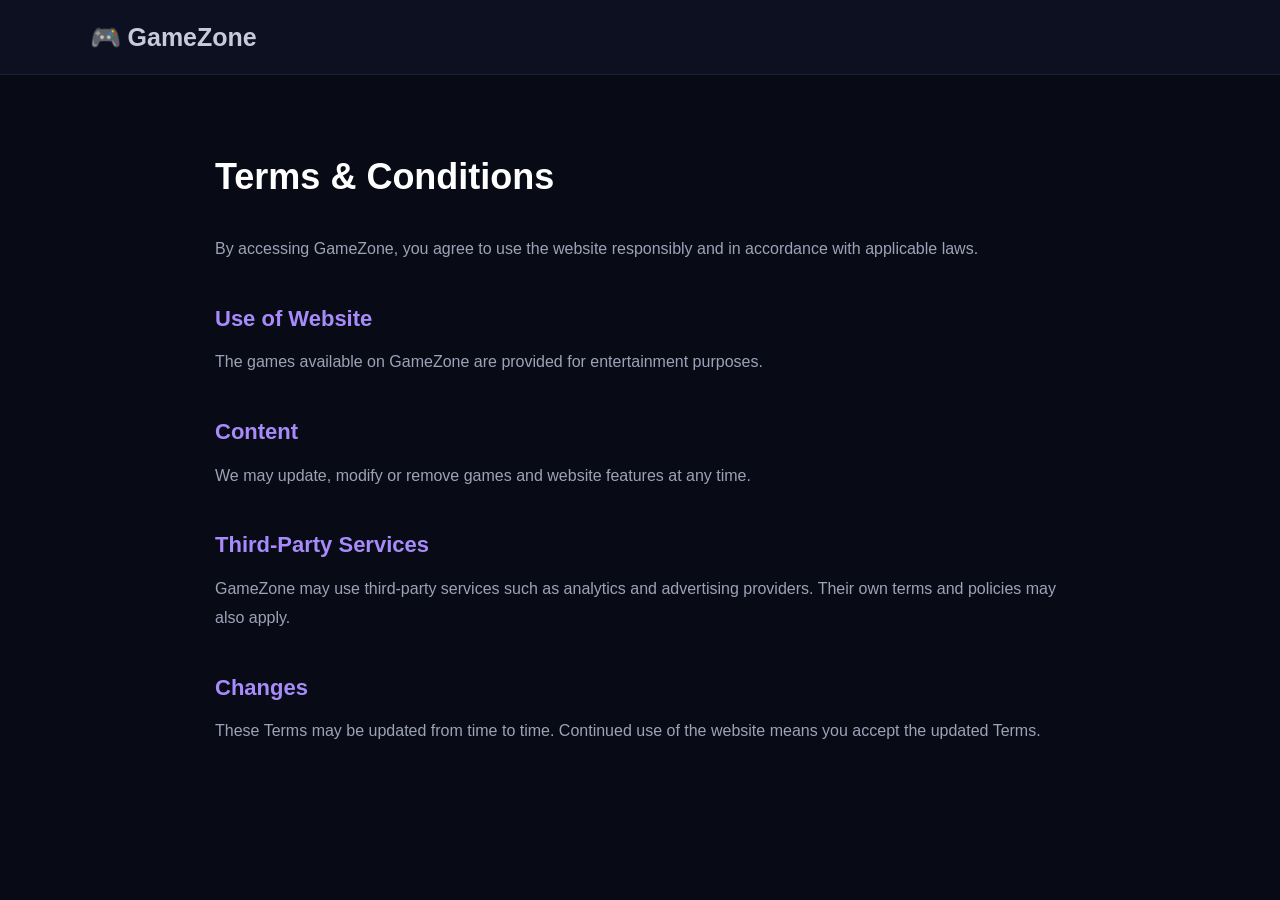
<file: pages/terms.html>
<!DOCTYPE html>
<html lang="en">

<head>

    <meta charset="UTF-8">

    <meta name="viewport" content="width=device-width, initial-scale=1.0">

    <title>Terms & Conditions - GameZone</title>

    <link rel="stylesheet" href="../style.css">

    <!-- Google Analytics -->

    <script async src="https://www.googletagmanager.com/gtag/js?id=G-ZQTNL81HJW"></script>

    <script>
        window.dataLayer = window.dataLayer || [];

        function gtag() {
            dataLayer.push(arguments);
        }

        gtag('js', new Date());

        gtag('config', 'G-ZQTNL81HJW');
    </script>

    <!-- End Google Analytics -->

</head>

<body>

    <nav class="navbar">

        <a href="../index.html" class="logo">
            🎮 GameZone
        </a>

    </nav>


    <main class="page-container">

        <h1>Terms & Conditions</h1>

        <p>
            By accessing GameZone, you agree to use
            the website responsibly and in accordance
            with applicable laws.
        </p>

        <h2>Use of Website</h2>

        <p>
            The games available on GameZone are provided
            for entertainment purposes.
        </p>

        <h2>Content</h2>

        <p>
            We may update, modify or remove games and
            website features at any time.
        </p>

        <h2>Third-Party Services</h2>

        <p>
            GameZone may use third-party services such
            as analytics and advertising providers.
            Their own terms and policies may also apply.
        </p>

        <h2>Changes</h2>

        <p>
            These Terms may be updated from time to time.
            Continued use of the website means you accept
            the updated Terms.
        </p>

    </main>

</body>

</html>
</file>
<file: style.css>
* {
    margin: 0;
    padding: 0;
    box-sizing: border-box;
}

html {
    scroll-behavior: smooth;
}

body {
    font-family: Arial, sans-serif;
    background: #080b16;
    color: white;
}


/* ================= NAVBAR ================= */

.navbar {
    height: 75px;
    padding: 0 7%;
    display: flex;
    align-items: center;
    justify-content: space-between;

    background: #0d1020;
    border-bottom: 1px solid #1c2033;

    position: sticky;
    top: 0;
    z-index: 1000;
}

.logo {
    font-size: 25px;
    font-weight: bold;
}

.logo span {
    color: #8b5cf6;
}

nav {
    display: flex;
    gap: 35px;
}

nav a {
    color: #c8cada;
    text-decoration: none;
    transition: 0.3s;
}

nav a:hover {
    color: #9b6cff;
}

.play-btn,
.main-btn {
    border: none;
    padding: 12px 22px;
    border-radius: 10px;
    background: #7c3aed;
    color: white;
    font-size: 15px;
    font-weight: bold;
    cursor: pointer;
    transition: 0.3s;
}

.play-btn:hover,
.main-btn:hover {
    transform: translateY(-2px);
    background: #8b5cf6;
}


/* ================= HERO ================= */

.hero {
    min-height: 600px;
    padding: 80px 7%;

    display: flex;
    align-items: center;
    justify-content: space-between;

    background:
        radial-gradient(circle at 80% 50%, #271252, transparent 35%),
        #080b16;
}

.hero-content {
    max-width: 600px;
}

.small-title {
    color: #9b6cff;
    font-size: 13px;
    font-weight: bold;
    letter-spacing: 2px;
    margin-bottom: 15px;
}

.hero h1 {
    font-size: 65px;
    line-height: 1.05;
    margin-bottom: 25px;
}

.hero h1 span {
    display: block;
    color: #8b5cf6;
}

.hero-text {
    color: #a9aec4;
    font-size: 18px;
    line-height: 1.7;
    max-width: 520px;
}

.hero-buttons {
    display: flex;
    gap: 15px;
    margin-top: 30px;
}

.main-btn {
    padding: 15px 25px;
}

.secondary-btn {
    padding: 15px 25px;
    border-radius: 10px;
    border: 1px solid #35394f;
    background: transparent;
    color: white;
    cursor: pointer;
}


/* ================= HERO GAME ================= */

.hero-game {
    width: 400px;
    height: 400px;
    position: relative;

    display: flex;
    align-items: center;
    justify-content: center;
}

.controller {
    width: 240px;
    height: 240px;

    border-radius: 50%;

    display: flex;
    align-items: center;
    justify-content: center;

    font-size: 120px;

    background: #15182a;
    border: 2px solid #37246b;

    box-shadow:
        0 0 80px #5523b5;
}

.floating-card {
    position: absolute;

    padding: 15px 20px;

    background: #15182a;
    border: 1px solid #323650;
    border-radius: 12px;

    color: #aeb2c7;
}

.floating-card strong {
    display: block;
    color: white;
    font-size: 20px;
    margin-top: 5px;
}

.card-one {
    top: 40px;
    left: 0;
}

.card-two {
    bottom: 40px;
    right: 0;
}


/* ================= AD ================= */

.ad-container {
    width: 80%;
    max-width: 900px;
    height: 90px;

    margin: 20px auto 60px;

    display: flex;
    align-items: center;
    justify-content: center;

    background: #0e1120;
    border: 1px dashed #303449;

    color: #555a70;
    font-size: 11px;
    letter-spacing: 2px;
}


/* ================= GAMES ================= */

.games-section {
    padding: 60px 7%;
}

.section-heading {
    display: flex;
    justify-content: space-between;
    align-items: end;

    margin-bottom: 35px;
}

.section-heading h2,
.categories h2 {
    font-size: 35px;
}

.view-all {
    background: transparent;
    border: none;
    color: #9b6cff;
    cursor: pointer;
    font-size: 15px;
}

.game-grid {
    display: grid;
    grid-template-columns: repeat(3, 1fr);
    gap: 25px;
}

.game-card {
    background: #111426;
    border: 1px solid #24283d;
    border-radius: 15px;
    overflow: hidden;

    transition: 0.3s;
}

.game-card:hover {
    transform: translateY(-7px);
    border-color: #7040d8;
    box-shadow: 0 15px 40px #0005;
}

.game-image {
    height: 180px;

    display: flex;
    align-items: center;
    justify-content: center;

    font-size: 75px;
}

.snake {
    background: #14251b;
}

.breakout {
    background: #251b13;
}

.flappy {
    background: #132438;
}

.tictactoe {
    background: #25172a;
}

.shooter {
    background: #171d35;
}

.memory {
    background: #292018;
}

.car {
    background: #1b172b;
}

.bubble {
    background: #171d35;
}
.game-info {
    padding: 20px;
}

.game-info h3 {
    font-size: 20px;
    margin-bottom: 7px;
}

.game-info p {
    color: #858aa2;
    margin-bottom: 18px;
}

.game-info button {
    width: 100%;
    padding: 11px;

    border: none;
    border-radius: 8px;

    background: #252a40;
    color: white;

    cursor: pointer;
    transition: 0.3s;
}

.game-info button:hover {
    background: #7c3aed;
}


/* ================= CATEGORIES ================= */

.categories {
    padding: 80px 7%;
    text-align: center;
    background: #0d1020;
}

.category-grid {
    max-width: 900px;
    margin: 40px auto 0;

    display: grid;
    grid-template-columns: repeat(4, 1fr);
    gap: 20px;
}

.category-card {
    padding: 30px 15px;

    background: #131629;
    border: 1px solid #262a40;
    border-radius: 14px;

    font-size: 35px;
    transition: 0.3s;
}

.category-card:hover {
    transform: translateY(-5px);
    border-color: #7c3aed;
}

.category-card h3 {
    font-size: 18px;
    margin: 10px 0;
}

.category-card p {
    font-size: 13px;
    color: #777d96;
}


/* ================= ABOUT ================= */

.about {
    padding: 90px 7%;
    text-align: center;
}

.about h2 {
    font-size: 35px;
    margin-bottom: 20px;
}

.about p {
    max-width: 650px;
    margin: auto;
    color: #9499af;
    line-height: 1.8;
}


/* ================= FOOTER ================= */

footer {
    padding: 35px 7%;

    display: flex;
    justify-content: space-between;
    align-items: center;

    background: #0d1020;
    border-top: 1px solid #24283d;

    color: #777d96;
}

footer .logo {
    color: white;
}

.footer-links {
    display: flex;
    gap: 20px;
}

.footer-links a {
    color: #777d96;
    text-decoration: none;
}


/* ================= RESPONSIVE ================= */

@media (max-width: 900px) {

    nav {
        display: none;
    }

    .hero {
        flex-direction: column;
        text-align: center;
        gap: 60px;
    }

    .hero-text {
        margin: auto;
    }

    .hero-buttons {
        justify-content: center;
    }

    .game-grid {
        grid-template-columns: repeat(2, 1fr);
    }

    .category-grid {
        grid-template-columns: repeat(2, 1fr);
    }

    footer {
        flex-direction: column;
        gap: 20px;
    }
}


@media (max-width: 600px) {

    .hero {
        padding: 60px 5%;
    }

    .hero h1 {
        font-size: 45px;
    }

    .hero-game {
        transform: scale(0.8);
    }

    .game-grid {
        grid-template-columns: 1fr;
    }

    .category-grid {
        grid-template-columns: 1fr 1fr;
    }

    .play-btn {
        display: none;
    }
}



/* ================= FOOTER ================= */

.footer {

    margin-top: 80px;

    padding: 50px 7% 20px;

    background: #0d1020;

    border-top: 1px solid #24283d;
}


.footer-content {

    max-width: 1200px;

    margin: auto;

    display: grid;

    grid-template-columns:
        2fr 1fr 1fr;

    gap: 50px;
}


.footer-brand h2 {

    margin-bottom: 12px;

    font-size: 22px;
}


.footer-brand p {

    max-width: 300px;

    color: #858aa2;

    line-height: 1.6;
}


.footer-links {

    display: flex;

    flex-direction: column;

    gap: 10px;
}


.footer-links h3 {

    margin-bottom: 8px;

    font-size: 15px;
}


.footer-links a {

    color: #858aa2;

    text-decoration: none;

    font-size: 14px;
}


.footer-links a:hover {

    color: #a78bfa;
}


.copyright {

    max-width: 1200px;

    margin: 40px auto 0;

    padding-top: 20px;

    border-top: 1px solid #24283d;

    text-align: center;

    color: #666b80;

    font-size: 13px;
}


/* MOBILE */

@media (max-width: 700px) {

    .footer-content {

        grid-template-columns: 1fr;

        gap: 30px;
    }

}


/* ================= PAGES ================= */

.page-container {

    max-width: 900px;

    margin: 70px auto;

    padding: 0 25px;

    color: #d7d9e5;

    line-height: 1.8;
}


.page-container h1 {

    margin-bottom: 25px;

    color: white;

    font-size: 36px;
}


.page-container h2 {

    margin-top: 35px;

    margin-bottom: 10px;

    color: #a78bfa;

    font-size: 22px;
}


.page-container p {

    margin-bottom: 18px;

    color: #9da2b7;
}


.contact-box {

    margin-top: 30px;

    padding: 25px;

    background: #111426;

    border: 1px solid #292d44;

    border-radius: 12px;
}


@media (max-width: 600px) {

    .page-container {

        margin: 40px auto;
    }


    .page-container h1 {

        font-size: 28px;
    }

}
</file>
<file: games/brick.css>
* {
    margin: 0;
    padding: 0;
    box-sizing: border-box;
}

body {
    min-height: 100vh;

    background: #080b16;
    color: white;

    font-family: Arial, sans-serif;
}


/* HEADER */

.game-header {
    height: 70px;

    padding: 0 7%;

    display: flex;
    align-items: center;
    justify-content: space-between;

    background: #0d1020;

    border-bottom: 1px solid #24283d;
}

.game-header h1 {
    font-size: 22px;
}

.back-btn {
    color: white;

    text-decoration: none;

    background: #181c30;

    padding: 10px 16px;

    border-radius: 8px;
}

.score-box {
    color: #aeb3ca;
}

.score-box span {
    color: #9b6cff;

    font-weight: bold;
}


/* AD */

.ad-container {
    width: 80%;
    max-width: 900px;

    height: 80px;

    margin: 20px auto;

    display: flex;

    justify-content: center;
    align-items: center;

    border: 1px dashed #303449;

    color: #555a70;

    font-size: 11px;

    letter-spacing: 2px;
}


/* GAME */

.game-container {
    width: 100%;

    max-width: 520px;

    margin: 30px auto;

    text-align: center;
}


.game-info {
    display: flex;

    justify-content: space-between;

    margin-bottom: 15px;
}


.game-info div {
    background: #111426;

    border: 1px solid #252a40;

    padding: 10px 20px;

    border-radius: 10px;
}


.game-info span {
    display: block;

    color: #858aa2;

    font-size: 12px;
}


.game-info strong {
    display: block;

    margin-top: 4px;

    font-size: 20px;

    color: #9b6cff;
}


/* CANVAS */

.canvas-wrapper {
    position: relative;

    width: 480px;
    height: 520px;

    margin: auto;
}


canvas {
    display: block;

    width: 480px;
    height: 520px;

    background: #0f1323;

    border: 2px solid #33215f;

    border-radius: 8px;

    box-shadow: 0 0 40px #4c1d9530;
}


/* OVERLAY */

.overlay {
    position: absolute;

    inset: 0;

    display: none;

    flex-direction: column;

    align-items: center;
    justify-content: center;

    background: #080b16E8;

    border-radius: 8px;

    padding: 20px;
}


#startScreen {
    display: flex;
}


.overlay h2 {
    font-size: 30px;

    margin-bottom: 10px;
}


.overlay p {
    color: #aeb3ca;

    margin-bottom: 25px;
}


.overlay button {
    border: none;

    padding: 13px 25px;

    border-radius: 8px;

    background: #7c3aed;

    color: white;

    font-weight: bold;

    cursor: pointer;
}


.overlay button:hover {
    background: #8b5cf6;
}


/* MOBILE CONTROLS */

.mobile-controls {
    margin-top: 25px;
}


.mobile-controls button {
    width: 70px;
    height: 50px;

    margin: 5px;

    border: 1px solid #30354d;

    border-radius: 10px;

    background: #15192b;

    color: white;

    font-size: 20px;

    cursor: pointer;
}


.mobile-controls button:hover {
    background: #7c3aed;
}


.instructions {
    margin-top: 18px;

    color: #777d96;

    font-size: 14px;
}


/* MOBILE */

@media (max-width: 550px) {

    .game-header {
        padding: 0 15px;
    }

    .game-header h1 {
        font-size: 17px;
    }

    .score-box {
        font-size: 13px;
    }

    .canvas-wrapper,
    canvas {
        width: 94vw;
        height: 102vw;
    }

    canvas {
        max-height: 520px;
    }

    .game-info {
        width: 94vw;

        margin-left: auto;
        margin-right: auto;
    }

    .ad-container {
        width: 92%;
    }
}
</file>
<file: games/bubble.css>
* {
    margin: 0;
    padding: 0;
    box-sizing: border-box;
}

html {
    scroll-behavior: smooth;
}

body {
    font-family: Arial, sans-serif;
    background: #080b16;
    color: white;
    min-height: 100vh;
    overflow-x: hidden;
}


/* ================= HEADER ================= */

.game-header {

    height: 75px;

    padding: 0 6%;

    display: flex;

    align-items: center;

    justify-content: space-between;

    background: #0d1020;

    border-bottom: 1px solid #24283d;

    position: sticky;

    top: 0;

    z-index: 1000;
}

.game-header h1 {
    font-size: 24px;
}

.back-btn {

    color: #a78bfa;

    text-decoration: none;

    font-weight: bold;
}

.score-box {

    background: #15182a;

    border: 1px solid #30294d;

    padding: 10px 15px;

    border-radius: 10px;

    font-weight: bold;
}


/* ================= GAME ================= */

.game-container {

    max-width: 600px;

    margin: auto;

    padding: 25px 15px 50px;

    text-align: center;
}


.game-info {

    display: flex;

    justify-content: space-between;

    gap: 15px;

    margin-bottom: 15px;
}

.game-info > div {

    flex: 1;

    padding: 12px;

    background: #111426;

    border: 1px solid #252a40;

    border-radius: 12px;
}

.game-info span {

    display: block;

    color: #858aa2;

    font-size: 12px;

    margin-bottom: 5px;
}

.game-info strong {

    font-size: 20px;
}


/* ================= CANVAS ================= */

.game-wrapper {

    width: 100%;

    max-width: 480px;

    margin: auto;

    position: relative;

    border-radius: 18px;

    overflow: hidden;

    border: 2px solid #292d48;

    background: #10182b;

    box-shadow:
        0 15px 50px #0008;
}


canvas {

    display: block;

    width: 100%;

    height: auto;

    touch-action: none;

}


/* ================= OVERLAY ================= */

.overlay {

    position: absolute;

    inset: 0;

    background: rgba(8, 11, 22, 0.94);

    display: flex;

    flex-direction: column;

    align-items: center;

    justify-content: center;

    padding: 25px;

    z-index: 10;
}

.overlay h2 {

    font-size: 32px;

    margin: 12px 0;
}

.overlay p {

    color: #a9aec4;

    line-height: 1.6;

    max-width: 330px;

    margin-bottom: 20px;
}

.overlay button {

    border: none;

    padding: 14px 28px;

    border-radius: 10px;

    background: #7c3aed;

    color: white;

    font-size: 16px;

    font-weight: bold;

    cursor: pointer;

    box-shadow: 0 8px 25px #7c3aed55;
}

.overlay button:hover {

    background: #8b5cf6;

    transform: translateY(-2px);
}

.bubble-logo {

    font-size: 70px;

    animation: floatBubble 2s infinite ease-in-out;
}

@keyframes floatBubble {

    0%, 100% {
        transform: translateY(0);
    }

    50% {
        transform: translateY(-10px);
    }
}


/* ================= NEXT BUBBLE ================= */

.next-bubble {

    margin: 18px auto;

    width: 90px;

    padding: 8px;

    background: #111426;

    border: 1px solid #292d44;

    border-radius: 12px;
}

.next-bubble span {

    display: block;

    color: #858aa2;

    font-size: 12px;

    margin-bottom: 5px;
}

#nextBubble {

    font-size: 32px;
}


/* ================= INSTRUCTIONS ================= */

.instructions {

    color: #858aa2;

    font-size: 13px;

    margin-top: 12px;
}


/* ================= AD ================= */

.ad-container {

    width: 80%;

    max-width: 900px;

    height: 90px;

    margin: 20px auto 50px;

    display: flex;

    align-items: center;

    justify-content: center;

    background: #0e1120;

    border: 1px dashed #303449;

    color: #555a70;

    font-size: 11px;

    letter-spacing: 2px;
}


/* ================= MOBILE ================= */

@media (max-width: 600px) {

    .game-header {

        height: 65px;

        padding: 0 12px;
    }

    .game-header h1 {

        font-size: 18px;
    }

    .back-btn {

        font-size: 13px;
    }

    .score-box {

        padding: 8px 10px;

        font-size: 12px;
    }

    .game-container {

        padding: 15px 8px 30px;
    }

    .game-info > div {

        padding: 9px;
    }

    .game-info strong {

        font-size: 17px;
    }

    .overlay h2 {

        font-size: 27px;
    }

    .bubble-logo {

        font-size: 55px;
    }

    .instructions {

        font-size: 12px;
    }
}
</file>
<file: games/flappy.css>
* {
    margin: 0;
    padding: 0;
    box-sizing: border-box;
}


body {
    min-height: 100vh;

    background: #080b16;

    color: white;

    font-family: Arial, sans-serif;
}


/* ================= HEADER ================= */

.game-header {

    height: 70px;

    padding: 0 7%;

    display: flex;

    align-items: center;

    justify-content: space-between;

    background: #0d1020;

    border-bottom: 1px solid #24283d;
}


.game-header h1 {

    font-size: 22px;
}


.back-btn {

    color: white;

    text-decoration: none;

    background: #181c30;

    padding: 10px 16px;

    border-radius: 8px;
}


.score-box {

    color: #aeb3ca;
}


.score-box span {

    color: #9b6cff;

    font-weight: bold;
}


/* ================= ADS ================= */

.ad-container {

    width: 80%;

    max-width: 900px;

    height: 80px;

    margin: 20px auto;

    display: flex;

    justify-content: center;

    align-items: center;

    border: 1px dashed #303449;

    color: #555a70;

    font-size: 11px;

    letter-spacing: 2px;
}


/* ================= GAME ================= */

.game-container {

    width: 100%;

    max-width: 440px;

    margin: 30px auto;

    text-align: center;
}


.game-info {

    display: flex;

    justify-content: space-between;

    margin-bottom: 15px;
}


.game-info div {

    background: #111426;

    border: 1px solid #252a40;

    padding: 10px 20px;

    border-radius: 10px;
}


.game-info span {

    display: block;

    color: #858aa2;

    font-size: 12px;
}


.game-info strong {

    display: block;

    margin-top: 4px;

    font-size: 20px;

    color: #9b6cff;
}


/* ================= CANVAS ================= */

.canvas-wrapper {

    position: relative;

    width: 400px;

    height: 600px;

    margin: auto;
}


canvas {

    display: block;

    width: 400px;

    height: 600px;

    background: #10182b;

    border: 2px solid #33215f;

    border-radius: 10px;

    box-shadow:
        0 0 40px #4c1d9530;
}


/* ================= OVERLAY ================= */

.overlay {

    position: absolute;

    inset: 0;

    display: none;

    flex-direction: column;

    align-items: center;

    justify-content: center;

    background: #080b16E8;

    border-radius: 10px;

    padding: 20px;
}


#startScreen {

    display: flex;
}


.overlay h2 {

    font-size: 30px;

    margin-bottom: 10px;
}


.overlay p {

    color: #aeb3ca;

    margin-bottom: 25px;
}


.overlay button {

    border: none;

    padding: 13px 25px;

    border-radius: 8px;

    background: #7c3aed;

    color: white;

    font-weight: bold;

    cursor: pointer;
}


.overlay button:hover {

    background: #8b5cf6;
}


/* ================= FLAP BUTTON ================= */

.fly-btn {

    width: 180px;

    padding: 14px;

    margin-top: 25px;

    border: none;

    border-radius: 10px;

    background: #7c3aed;

    color: white;

    font-size: 16px;

    font-weight: bold;

    cursor: pointer;
}


.fly-btn:hover {

    background: #8b5cf6;
}


.instructions {

    margin-top: 18px;

    color: #777d96;

    font-size: 14px;
}


/* ================= MOBILE ================= */

@media (max-width: 500px) {

    .game-header {

        padding: 0 15px;
    }


    .game-header h1 {

        font-size: 17px;
    }


    .score-box {

        font-size: 13px;
    }


    .canvas-wrapper {

        width: 94vw;

        height: 141vw;

        max-height: 600px;
    }


    canvas {

        width: 94vw;

        height: 141vw;

        max-height: 600px;
    }


    .game-info {

        width: 94vw;

        margin-left: auto;

        margin-right: auto;
    }


    .ad-container {

        width: 92%;
    }

}
</file>
<file: games/memory.css>
* {
    margin: 0;
    padding: 0;
    box-sizing: border-box;
}


body {
    min-height: 100vh;

    background: #080b16;

    color: white;

    font-family: Arial, sans-serif;
}


/* ================= HEADER ================= */

.game-header {

    height: 70px;

    padding: 0 7%;

    display: flex;

    align-items: center;

    justify-content: space-between;

    background: #0d1020;

    border-bottom: 1px solid #24283d;
}


.game-header h1 {
    font-size: 22px;
}


.back-btn {

    color: white;

    text-decoration: none;

    background: #181c30;

    padding: 10px 16px;

    border-radius: 8px;
}


.score-box {

    color: #aeb3ca;
}


.score-box span {

    color: #9b6cff;

    font-weight: bold;
}


/* ================= ADS ================= */

.ad-container {

    width: 80%;

    max-width: 900px;

    height: 80px;

    margin: 20px auto;

    display: flex;

    justify-content: center;

    align-items: center;

    border: 1px dashed #303449;

    color: #555a70;

    font-size: 11px;

    letter-spacing: 2px;
}


/* ================= GAME ================= */

.game-container {

    width: 100%;

    max-width: 500px;

    margin: 30px auto;

    text-align: center;
}


/* ================= STATS ================= */

.stats {

    display: grid;

    grid-template-columns: repeat(3, 1fr);

    gap: 10px;

    margin-bottom: 20px;
}


.stats div {

    background: #111426;

    border: 1px solid #252a40;

    border-radius: 10px;

    padding: 12px 5px;
}


.stats span {

    display: block;

    color: #858aa2;

    font-size: 11px;
}


.stats strong {

    display: block;

    margin-top: 5px;

    color: #a78bfa;

    font-size: 18px;
}


/* ================= BOARD ================= */

.game-board {

    display: grid;

    grid-template-columns: repeat(4, 1fr);

    gap: 10px;

    padding: 10px;

    background: #111426;

    border: 1px solid #292d44;

    border-radius: 15px;
}


/* ================= CARD ================= */

.card {

    aspect-ratio: 1;

    border: none;

    border-radius: 10px;

    background: #191d32;

    cursor: pointer;

    perspective: 800px;

    padding: 0;
}


.card-inner {

    position: relative;

    width: 100%;

    height: 100%;

    transition: transform 0.45s;

    transform-style: preserve-3d;
}


.card.flipped .card-inner,
.card.matched .card-inner {

    transform: rotateY(180deg);
}


.card-front,
.card-back {

    position: absolute;

    inset: 0;

    display: flex;

    align-items: center;

    justify-content: center;

    border-radius: 10px;

    backface-visibility: hidden;
}


.card-front {

    background: #191d32;

    border: 1px solid #30354d;

    font-size: 25px;
}


.card-back {

    background: #21183d;

    border: 1px solid #7c3aed;

    transform: rotateY(180deg);

    font-size: 35px;
}


.card:hover .card-front {

    border-color: #8b5cf6;

}


.card.matched .card-back {

    background: #183b35;

    border-color: #22c55e;
}


/* ================= RESULT ================= */

.result {

    display: none;

    margin-top: 20px;

    padding: 20px;

    background: #111426;

    border: 1px solid #3a3155;

    border-radius: 12px;
}


.result h2 {

    margin-bottom: 12px;

    font-size: 24px;
}


.result p {

    color: #aeb3ca;

    margin: 8px 0;
}


.result strong {

    color: #a78bfa;
}


.result button {

    margin-top: 15px;

    padding: 12px 25px;

    border: none;

    border-radius: 8px;

    background: #7c3aed;

    color: white;

    font-weight: bold;

    cursor: pointer;
}


/* ================= BUTTON ================= */

.new-game-btn {

    margin-top: 25px;

    padding: 13px 25px;

    border: none;

    border-radius: 9px;

    background: #7c3aed;

    color: white;

    font-weight: bold;

    cursor: pointer;
}


.new-game-btn:hover,
.result button:hover {

    background: #8b5cf6;
}


/* ================= INSTRUCTIONS ================= */

.instructions {

    margin-top: 18px;

    color: #777d96;

    font-size: 14px;

    line-height: 1.7;
}


/* ================= MOBILE ================= */

@media (max-width: 500px) {

    .game-header {

        padding: 0 15px;
    }


    .game-header h1 {

        font-size: 16px;
    }


    .score-box {

        font-size: 12px;
    }


    .game-container {

        padding: 0 15px;
    }


    .game-board {

        gap: 7px;

        padding: 7px;
    }


    .card-back {

        font-size: 28px;
    }


    .stats strong {

        font-size: 16px;
    }


    .ad-container {

        width: 92%;
    }

}
</file>
<file: games/racing.css>
/* =========================
   RESET
========================= */

* {
    margin: 0;
    padding: 0;
    box-sizing: border-box;
}


body {

    font-family:
        Arial,
        Helvetica,
        sans-serif;

    background: #0f172a;

    color: white;

    min-height: 100vh;

}


/* =========================
   HEADER
========================= */

.game-header {

    width: 100%;

    min-height: 65px;

    display: flex;

    align-items: center;

    justify-content: space-between;

    padding: 12px 20px;

    background: #111827;

    border-bottom: 1px solid #263244;

}


.game-header h1 {

    font-size: 22px;

    text-align: center;

}


.back-btn {

    color: white;

    text-decoration: none;

    font-weight: bold;

}


.back-btn:hover {

    opacity: 0.8;

}


.score-box {

    background: #1e293b;

    padding: 8px 14px;

    border-radius: 8px;

    font-weight: bold;

}


/* =========================
   ADS
========================= */

.ad-container {

    width: 100%;

    max-width: 728px;

    height: 90px;

    margin: 15px auto;

    display: flex;

    align-items: center;

    justify-content: center;

    background: #111827;

    border: 1px dashed #475569;

    color: #64748b;

    font-size: 12px;

}


.bottom-ad {

    margin-bottom: 25px;

}


/* =========================
   GAME CONTAINER
========================= */

.game-container {

    width: 100%;

    max-width: 520px;

    margin: auto;

    padding: 10px 15px 25px;

}


/* =========================
   GAME INFO
========================= */

.game-info {

    display: grid;

    grid-template-columns:
        repeat(3, 1fr);

    gap: 10px;

    margin-bottom: 15px;

}


.game-info > div {

    background: #1e293b;

    border-radius: 10px;

    padding: 10px;

    text-align: center;

}


.game-info span {

    display: block;

    font-size: 12px;

    color: #cbd5e1;

    margin-bottom: 5px;

}


.game-info strong {

    display: block;

    font-size: 20px;

}


/* =========================
   CANVAS
========================= */

.canvas-wrapper {

    position: relative;

    width: 100%;

    display: flex;

    justify-content: center;

}


canvas {

    width: 400px;

    max-width: 100%;

    height: auto;

    display: block;

    border-radius: 12px;

    background: #222;

    box-shadow:
        0 10px 35px
        rgba(0, 0, 0, 0.4);

}


/* =========================
   OVERLAY
========================= */

.overlay {

    position: absolute;

    inset: 0;

    display: flex;

    flex-direction: column;

    align-items: center;

    justify-content: center;

    text-align: center;

    padding: 25px;

    background:
        rgba(15, 23, 42, 0.88);

    border-radius: 12px;

}


.overlay h2 {

    font-size: 30px;

    margin-bottom: 12px;

}


.overlay p {

    color: #cbd5e1;

    margin-bottom: 20px;

    line-height: 1.5;

}


.overlay button {

    border: none;

    border-radius: 10px;

    padding: 13px 25px;

    background: #7c3aed;

    color: white;

    font-size: 16px;

    font-weight: bold;

    cursor: pointer;

}


.overlay button:hover {

    background: #6d28d9;

}


#gameOver,
#winScreen {

    display: none;

}


/* =========================
   MOBILE CONTROLS
========================= */

.mobile-controls {

    display: flex;

    justify-content: center;

    gap: 25px;

    margin-top: 18px;

}


.mobile-controls button {

    width: 85px;

    height: 55px;

    border: none;

    border-radius: 12px;

    background: #7c3aed;

    color: white;

    font-size: 25px;

    cursor: pointer;

    touch-action: manipulation;

}


.mobile-controls button:active {

    transform: scale(0.94);

}


/* =========================
   INSTRUCTIONS
========================= */

.instructions {

    text-align: center;

    color: #94a3b8;

    margin-top: 15px;

    line-height: 1.6;

    font-size: 14px;

}


/* =========================
   MOBILE
========================= */

@media (max-width: 600px) {

    .game-header {

        padding: 10px;

    }


    .game-header h1 {

        font-size: 18px;

    }


    .back-btn {

        font-size: 13px;

    }


    .score-box {

        font-size: 13px;

        padding: 7px 9px;

    }


    .game-info {

        gap: 6px;

    }


    .game-info > div {

        padding: 8px 4px;

    }


    .game-info strong {

        font-size: 17px;

    }


    .ad-container {

        height: 70px;

        margin: 10px auto;

    }

}
</file>
<file: games/snake.css>
* {
    margin: 0;
    padding: 0;
    box-sizing: border-box;
}

body {
    min-height: 100vh;
    background: #080b16;
    color: white;
    font-family: Arial, sans-serif;
}


/* HEADER */

.game-header {
    height: 70px;
    padding: 0 7%;

    display: flex;
    align-items: center;
    justify-content: space-between;

    background: #0d1020;
    border-bottom: 1px solid #24283d;
}

.game-header h1 {
    font-size: 22px;
}

.back-btn {
    color: white;
    text-decoration: none;
    background: #181c30;

    padding: 10px 16px;
    border-radius: 8px;
}

.score-box {
    color: #aeb3ca;
}

.score-box span {
    color: #9b6cff;
    font-weight: bold;
}


/* ADS */

.ad-container {
    width: 80%;
    max-width: 900px;
    height: 80px;

    margin: 20px auto;

    display: flex;
    justify-content: center;
    align-items: center;

    border: 1px dashed #303449;

    color: #555a70;
    font-size: 11px;
    letter-spacing: 2px;
}


/* GAME */

.game-container {
    width: 100%;
    max-width: 500px;

    margin: 30px auto;

    text-align: center;
}

.game-info {
    display: flex;
    justify-content: space-between;

    margin-bottom: 15px;
}

.game-info div {
    background: #111426;
    border: 1px solid #252a40;

    padding: 10px 20px;

    border-radius: 10px;
}

.game-info span {
    display: block;
    color: #858aa2;
    font-size: 12px;
}

.game-info strong {
    display: block;
    margin-top: 4px;
    font-size: 20px;
    color: #9b6cff;
}


/* CANVAS */

.canvas-wrapper {
    position: relative;

    width: 400px;
    height: 400px;

    margin: auto;
}

canvas {
    display: block;

    background: #0f1323;

    border: 2px solid #33215f;
    border-radius: 8px;

    box-shadow: 0 0 40px #4c1d9530;
}


/* GAME OVER */

.game-over {
    position: absolute;

    inset: 0;

    display: none;

    flex-direction: column;
    justify-content: center;
    align-items: center;

    background: #080b16eF;

    border-radius: 8px;
}

.game-over h2 {
    font-size: 32px;
    margin-bottom: 10px;
}

.game-over p {
    color: #aeb3ca;
    margin-bottom: 20px;
}

.game-over button {
    border: none;

    padding: 13px 25px;

    border-radius: 8px;

    background: #7c3aed;
    color: white;

    font-weight: bold;

    cursor: pointer;
}

.game-over button:hover {
    background: #8b5cf6;
}


/* CONTROLS */

.controls {
    margin-top: 25px;
}

.controls button {
    width: 55px;
    height: 50px;

    margin: 4px;

    border: 1px solid #30354d;
    border-radius: 10px;

    background: #15192b;

    color: white;

    font-size: 20px;

    cursor: pointer;
}

.controls button:hover {
    background: #7c3aed;
}


/* INSTRUCTIONS */

.instructions {
    margin-top: 20px;

    color: #777d96;
    font-size: 14px;
}


/* MOBILE */

@media (max-width: 500px) {

    .game-header {
        padding: 0 15px;
    }

    .game-header h1 {
        font-size: 17px;
    }

    .score-box {
        font-size: 13px;
    }

    .canvas-wrapper,
    canvas {
        width: 92vw;
        height: 92vw;
    }

    .game-container {
        width: 100%;
    }

    .game-info {
        width: 92vw;
        margin-left: auto;
        margin-right: auto;
    }

    .ad-container {
        width: 92%;
    }

}
</file>
<file: games/space.css>
* {
    margin: 0;
    padding: 0;
    box-sizing: border-box;
}


body {
    min-height: 100vh;

    background: #080b16;

    color: white;

    font-family: Arial, sans-serif;
}


/* HEADER */

.game-header {

    height: 70px;

    padding: 0 7%;

    display: flex;

    align-items: center;

    justify-content: space-between;

    background: #0d1020;

    border-bottom: 1px solid #24283d;
}


.game-header h1 {

    font-size: 22px;
}


.back-btn {

    color: white;

    text-decoration: none;

    background: #181c30;

    padding: 10px 16px;

    border-radius: 8px;
}


.score-box {

    color: #aeb3ca;
}


.score-box span {

    color: #9b6cff;

    font-weight: bold;
}


/* ADS */

.ad-container {

    width: 80%;

    max-width: 900px;

    height: 80px;

    margin: 20px auto;

    display: flex;

    justify-content: center;

    align-items: center;

    border: 1px dashed #303449;

    color: #555a70;

    font-size: 11px;

    letter-spacing: 2px;
}


/* GAME */

.game-container {

    width: 100%;

    max-width: 520px;

    margin: 30px auto;

    text-align: center;
}


.game-info {

    display: flex;

    justify-content: space-between;

    margin-bottom: 15px;
}


.game-info div {

    background: #111426;

    border: 1px solid #252a40;

    padding: 10px 20px;

    border-radius: 10px;
}


.game-info span {

    display: block;

    color: #858aa2;

    font-size: 12px;
}


.game-info strong {

    display: block;

    margin-top: 4px;

    font-size: 20px;

    color: #9b6cff;
}


/* CANVAS */

.canvas-wrapper {

    position: relative;

    width: 480px;

    height: 600px;

    margin: auto;
}


canvas {

    display: block;

    width: 480px;

    height: 600px;

    background: #050816;

    border: 2px solid #33215f;

    border-radius: 10px;

    box-shadow: 0 0 40px #4c1d9530;
}


/* OVERLAY */

.overlay {

    position: absolute;

    inset: 0;

    display: none;

    flex-direction: column;

    align-items: center;

    justify-content: center;

    background: #080b16E8;

    border-radius: 10px;

    padding: 20px;
}


#startScreen {

    display: flex;
}


.overlay h2 {

    font-size: 30px;

    margin-bottom: 10px;
}


.overlay p {

    color: #aeb3ca;

    margin-bottom: 25px;
}


.overlay button {

    border: none;

    padding: 13px 25px;

    border-radius: 8px;

    background: #7c3aed;

    color: white;

    font-weight: bold;

    cursor: pointer;
}


.overlay button:hover {

    background: #8b5cf6;
}


/* CONTROLS */

.mobile-controls {

    margin-top: 25px;

    display: flex;

    justify-content: center;
}


.mobile-controls button {

    width: 65px;

    height: 50px;

    margin: 5px;

    border: 1px solid #30354d;

    border-radius: 10px;

    background: #15192b;

    color: white;

    font-size: 20px;

    cursor: pointer;
}


.mobile-controls button:hover {

    background: #7c3aed;
}


.instructions {

    margin-top: 18px;

    color: #777d96;

    font-size: 14px;

    line-height: 1.7;
}


/* MOBILE */

@media (max-width: 550px) {

    .game-header {

        padding: 0 15px;
    }


    .game-header h1 {

        font-size: 16px;
    }


    .score-box {

        font-size: 12px;
    }


    .canvas-wrapper {

        width: 94vw;

        height: 118vw;

        max-height: 600px;
    }


    canvas {

        width: 94vw;

        height: 118vw;

        max-height: 600px;
    }


    .game-info {

        width: 94vw;

        margin-left: auto;

        margin-right: auto;
    }


    .ad-container {

        width: 92%;
    }

}
</file>
<file: games/tictactoe.css>
* {
    margin: 0;
    padding: 0;
    box-sizing: border-box;
}


body {
    min-height: 100vh;

    background: #080b16;

    color: white;

    font-family: Arial, sans-serif;
}


/* ================= HEADER ================= */

.game-header {

    height: 70px;

    padding: 0 7%;

    display: flex;

    align-items: center;

    justify-content: space-between;

    background: #0d1020;

    border-bottom: 1px solid #24283d;
}


.game-header h1 {

    font-size: 22px;
}


.back-btn {

    color: white;

    text-decoration: none;

    background: #181c30;

    padding: 10px 16px;

    border-radius: 8px;
}


.score-box {

    color: #aeb3ca;
}


.score-box span {

    color: #9b6cff;

    font-weight: bold;
}


/* ================= ADS ================= */

.ad-container {

    width: 80%;

    max-width: 900px;

    height: 80px;

    margin: 20px auto;

    display: flex;

    justify-content: center;

    align-items: center;

    border: 1px dashed #303449;

    color: #555a70;

    font-size: 11px;

    letter-spacing: 2px;
}


/* ================= GAME ================= */

.game-container {

    width: 100%;

    max-width: 500px;

    margin: 30px auto;

    text-align: center;
}


/* ================= MODE ================= */

.mode-selection {

    display: flex;

    justify-content: center;

    gap: 10px;

    margin-bottom: 20px;
}


.mode-btn {

    padding: 11px 18px;

    border-radius: 8px;

    border: 1px solid #30354d;

    background: #15192b;

    color: #aeb3ca;

    cursor: pointer;

    font-weight: bold;
}


.mode-btn:hover {

    border-color: #7c3aed;

}


.mode-btn.active {

    background: #7c3aed;

    color: white;

    border-color: #7c3aed;
}


/* ================= SCORE ================= */

.score-board {

    display: grid;

    grid-template-columns:
        repeat(3, 1fr);

    gap: 10px;

    margin-bottom: 20px;
}


.player-score {

    background: #111426;

    border: 1px solid #252a40;

    border-radius: 10px;

    padding: 12px 5px;
}


.player-score span {

    display: block;

    color: #858aa2;

    font-size: 12px;
}


.player-score strong {

    display: block;

    color: #9b6cff;

    font-size: 22px;

    margin-top: 5px;
}


/* ================= TURN ================= */

.turn {

    margin-bottom: 20px;

    color: #aeb3ca;

    font-size: 16px;
}


#turnText {

    color: #a78bfa;

    font-weight: bold;
}


/* ================= BOARD ================= */

.board {

    width: 360px;

    height: 360px;

    margin: auto;

    display: grid;

    grid-template-columns:
        repeat(3, 1fr);

    gap: 10px;

    padding: 10px;

    background: #111426;

    border: 1px solid #292d44;

    border-radius: 15px;
}


.cell {

    border: 1px solid #30354d;

    border-radius: 10px;

    background: #15192b;

    color: white;

    font-size: 55px;

    font-weight: bold;

    cursor: pointer;

    transition: 0.2s;
}


.cell:hover {

    background: #1c2137;

    border-color: #7c3aed;
}


.cell.x {

    color: #a78bfa;
}


.cell.o {

    color: #f472b6;
}


.cell.winner {

    background: #2b2050;

    border-color: #8b5cf6;
}


/* ================= RESULT ================= */

.result {

    display: none;

    margin-top: 20px;

    padding: 20px;

    background: #111426;

    border: 1px solid #3a3155;

    border-radius: 12px;
}


.result h2 {

    margin-bottom: 15px;

    font-size: 22px;
}


.result button {

    padding: 11px 22px;

    border: none;

    border-radius: 8px;

    background: #7c3aed;

    color: white;

    font-weight: bold;

    cursor: pointer;
}


/* ================= NEW GAME ================= */

.new-game-btn {

    margin-top: 25px;

    padding: 13px 25px;

    border: none;

    border-radius: 9px;

    background: #7c3aed;

    color: white;

    font-size: 15px;

    font-weight: bold;

    cursor: pointer;
}


.new-game-btn:hover {

    background: #8b5cf6;
}


.instructions {

    margin-top: 18px;

    color: #777d96;

    font-size: 14px;

    line-height: 1.7;
}


/* ================= MOBILE ================= */

@media (max-width: 500px) {

    .game-header {

        padding: 0 15px;
    }


    .game-header h1 {

        font-size: 16px;
    }


    .score-box {

        font-size: 12px;
    }


    .game-container {

        padding: 0 15px;
    }


    .mode-selection {

        flex-direction: column;

        width: 100%;
    }


    .mode-btn {

        width: 100%;
    }


    .board {

        width: 90vw;

        height: 90vw;

        max-width: 360px;

        max-height: 360px;
    }


    .cell {

        font-size: 45px;
    }


    .ad-container {

        width: 92%;
    }

}
</file>
